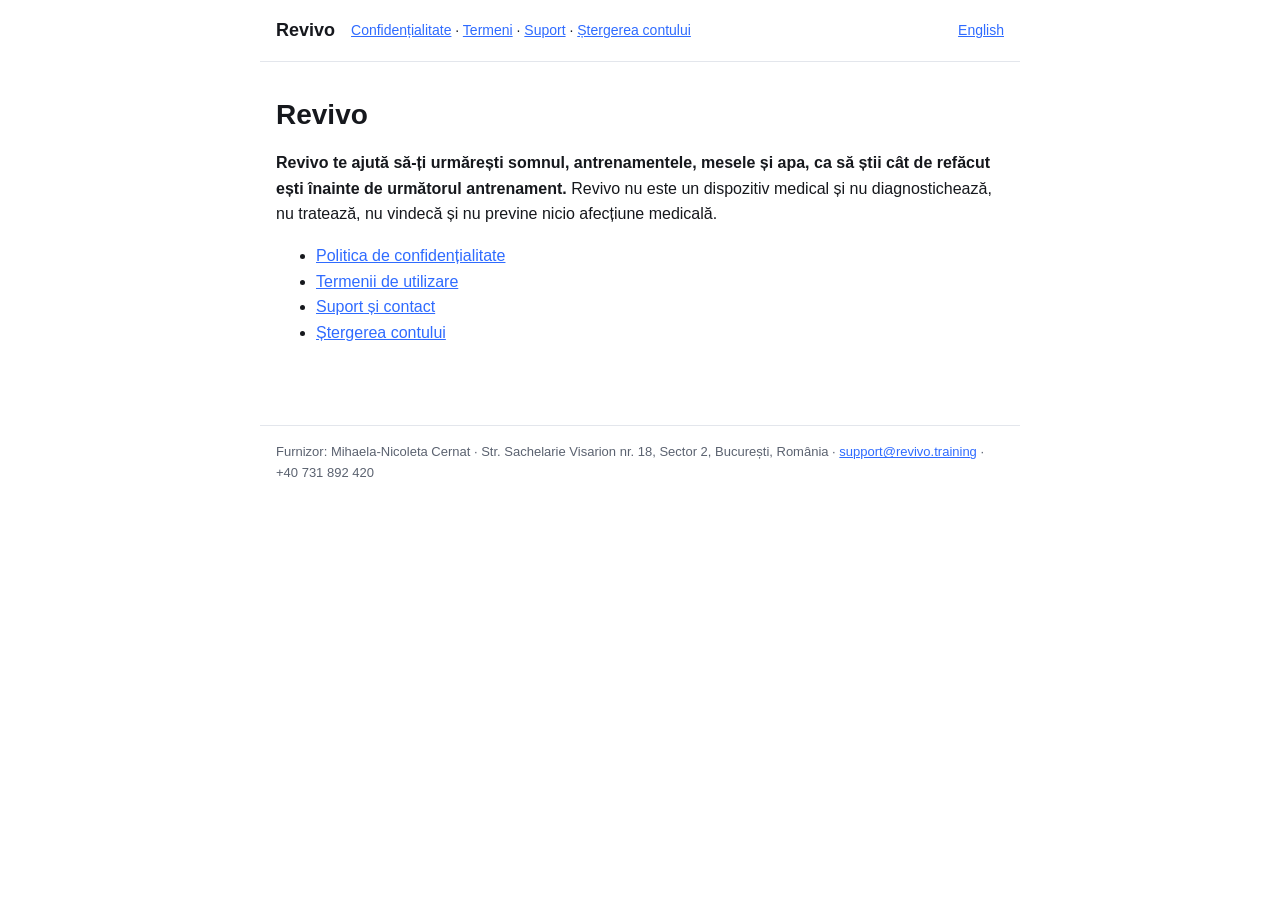
<file: index.html>
<!doctype html>
<html lang="ro">
<head>
<meta charset="utf-8">
<meta name="viewport" content="width=device-width, initial-scale=1">
<title>Revivo</title>
<link rel="stylesheet" href="style.css">
</head>
<body>
<header><a class="brand" href="./">Revivo</a><nav><a href="privacy">Confidențialitate</a> · <a href="terms">Termeni</a> · <a href="support">Suport</a> · <a href="delete-account">Ștergerea contului</a></nav><a class="lang" href="en/">English</a></header>
<main>
<h1>Revivo</h1>
<p><strong>Revivo te ajută să-ți urmărești somnul, antrenamentele, mesele și apa, ca să știi cât de refăcut ești înainte de următorul antrenament.</strong> Revivo nu este un dispozitiv medical și nu diagnostichează, nu tratează, nu vindecă și nu previne nicio afecțiune medicală.</p>
<ul><li>
<a href="privacy">Politica de confidențialitate</a>
</li><li>
<a href="terms">Termenii de utilizare</a>
</li><li>
<a href="support">Suport și contact</a>
</li><li>
<a href="delete-account">Ștergerea contului</a>
</li></ul>
</main>
<footer>Furnizor: Mihaela-Nicoleta Cernat · Str. Sachelarie Visarion nr. 18, Sector 2, București, România · <a href="mailto:support@revivo.training">support@revivo.training</a> · +40 731 892 420</footer>
</body>
</html>
</file>
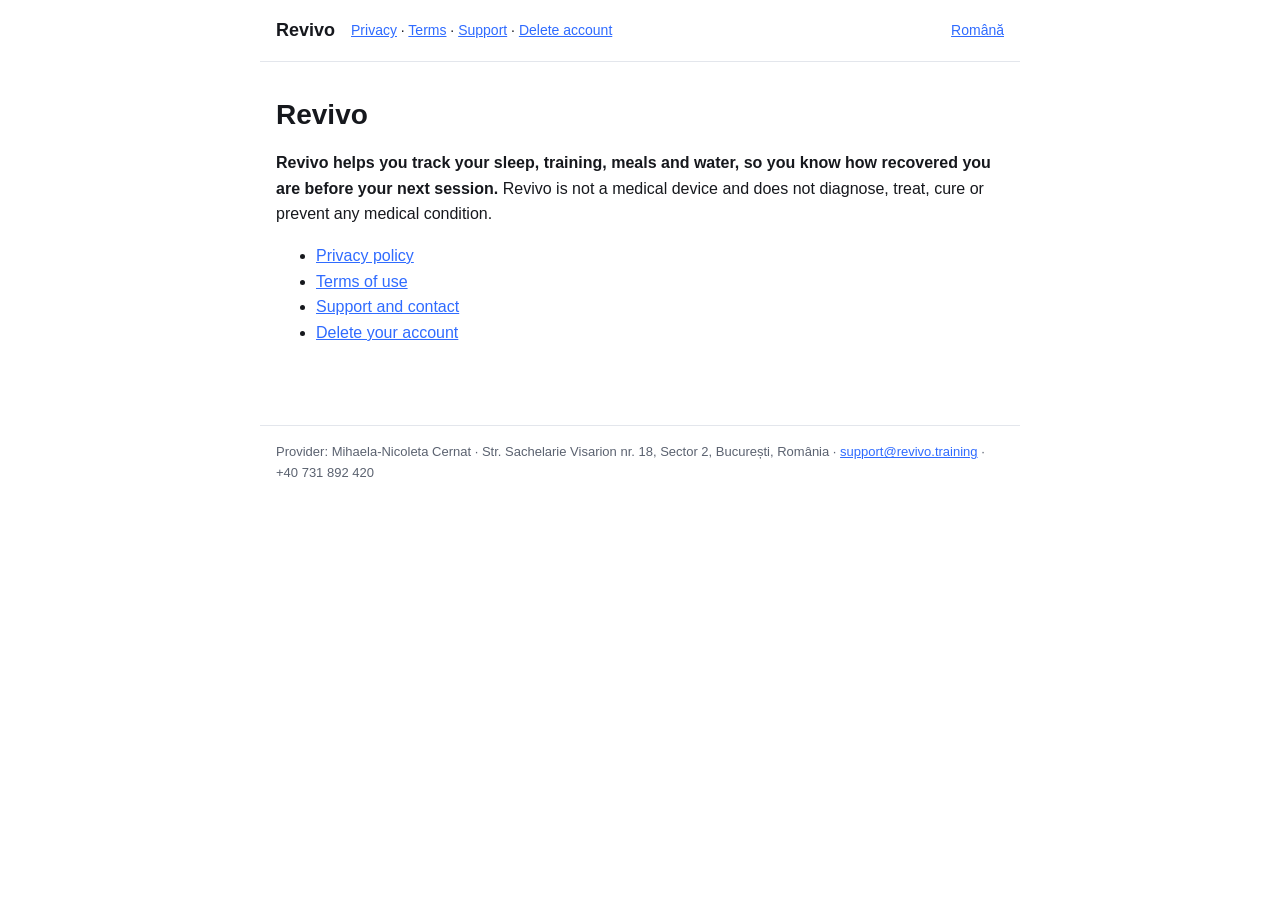
<file: en/index.html>
<!doctype html>
<html lang="en">
<head>
<meta charset="utf-8">
<meta name="viewport" content="width=device-width, initial-scale=1">
<title>Revivo</title>
<link rel="stylesheet" href="../style.css">
</head>
<body>
<header><a class="brand" href="./">Revivo</a><nav><a href="privacy">Privacy</a> · <a href="terms">Terms</a> · <a href="support">Support</a> · <a href="delete-account">Delete account</a></nav><a class="lang" href=".././">Română</a></header>
<main>
<h1>Revivo</h1>
<p><strong>Revivo helps you track your sleep, training, meals and water, so you know how recovered you are before your next session.</strong> Revivo is not a medical device and does not diagnose, treat, cure or prevent any medical condition.</p>
<ul><li>
<a href="privacy">Privacy policy</a>
</li><li>
<a href="terms">Terms of use</a>
</li><li>
<a href="support">Support and contact</a>
</li><li>
<a href="delete-account">Delete your account</a>
</li></ul>
</main>
<footer>Provider: Mihaela-Nicoleta Cernat · Str. Sachelarie Visarion nr. 18, Sector 2, București, România · <a href="mailto:support@revivo.training">support@revivo.training</a> · +40 731 892 420</footer>
</body>
</html>
</file>
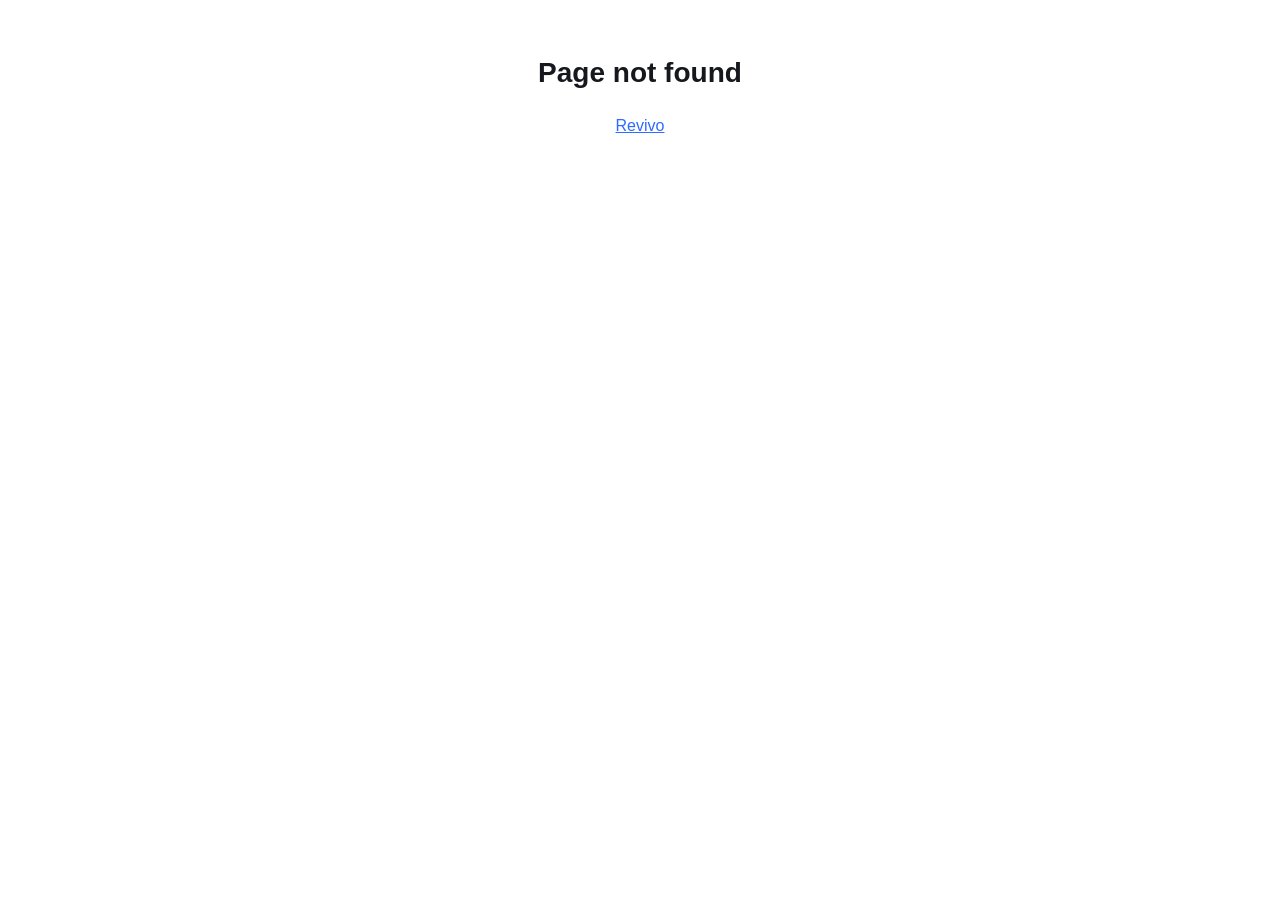
<file: i/index.html>
<!doctype html>
<html lang="en">
<head>
<meta charset="utf-8">
<meta name="viewport" content="width=device-width, initial-scale=1">
<meta name="robots" content="noindex, nofollow">
<meta name="referrer" content="no-referrer">
<title>Revivo</title>
<link rel="stylesheet" href="/style.css">
<style>
  .invite { text-align: center; padding-top: 32px; }
  .invite .code { font: 800 34px/1.2 ui-monospace, SFMono-Regular, Menlo, monospace; letter-spacing: 3px; margin: 8px 0 24px; }
  .invite .btn { display: block; max-width: 340px; margin: 0 auto 12px; padding: 15px 18px; border-radius: 14px;
    font-weight: 700; font-size: 17px; text-decoration: none; background: var(--accent); color: #fff; }
  .invite .btn.ghost { background: transparent; color: var(--accent); border: 1px solid var(--line); }
  .invite .note { color: var(--muted); font-size: 14px; max-width: 360px; margin: 16px auto 0; }
  [hidden] { display: none !important; }
</style>
</head>
<body>
<main class="invite">
  <!-- A friend's QR code or link, revivo.training/i/CODE, opened without the
       app (lib/accreditation/accreditation_logic.dart friendCodeLink). With
       the app installed the phone opens the app instead and this page never
       shows. GitHub Pages serves this file for every address it has no page
       for, so the code is read from the address; anything else is a plain
       "not found". No cookies, nothing loaded from elsewhere. -->
  <section id="invite" hidden>
    <h1 id="title">Add me on Revivo</h1>
    <div class="code" id="code"></div>
    <a class="btn" id="open" href="#">Open Revivo</a>
    <a class="btn ghost" id="play" href="#">Get Revivo on Google Play</a>
    <p class="note" id="note">Once Revivo is installed, it opens on your friend. One tap on Add friend and they get your request.</p>
  </section>
  <section id="missing" hidden>
    <h1 id="missing-title">Page not found</h1>
    <p><a href="/" id="home">Revivo</a></p>
  </section>
</main>
<script>
(function () {
  var ALPHABET = /^[23456789ABCDEFGHJKMNPQRSTUVWXYZ]{6}$/;
  var m = location.pathname.match(/^\/i\/([^/]*)\/?$/i);
  var code = ((m && m[1]) || new URLSearchParams(location.search).get('c') || '').toUpperCase();
  var ro = /^ro\b/i.test(navigator.language || '');
  var text = ro ? {
    title: 'Adaugă-mă pe Revivo', open: 'Deschide Revivo', play: 'Ia Revivo din Google Play',
    note: 'După ce instalezi Revivo, se deschide la prietenul tău. O atingere pe Adaugă la prieteni și primește cererea ta.',
    missing: 'Pagina nu există'
  } : {
    title: 'Add me on Revivo', open: 'Open Revivo', play: 'Get Revivo on Google Play',
    note: 'Once Revivo is installed, it opens on your friend. One tap on Add friend and they get your request.',
    missing: 'Page not found'
  };
  if (ro) document.documentElement.lang = 'ro';
  if (!m && !/^\/i\/?$/i.test(location.pathname) || !ALPHABET.test(code)) {
    document.getElementById('missing-title').textContent = text.missing;
    document.getElementById('missing').hidden = false;
    return;
  }
  // The store carries the code through the install (Play's install
  // referrer, lib/services/friend_links.dart).
  var play = 'https://play.google.com/store/apps/details?id=training.revivo&referrer=' +
      encodeURIComponent('friend=' + code);
  var app = 'revivo://revivo.training/i/' + code;
  var android = /Android/i.test(navigator.userAgent);
  document.title = text.title + ' · Revivo';
  document.getElementById('title').textContent = text.title;
  document.getElementById('code').textContent = 'RV-' + code;
  var open = document.getElementById('open');
  open.textContent = text.open;
  // On Android one button does both: the app if it is there, the store if not.
  open.href = android
      ? 'intent://revivo.training/i/' + code + '#Intent;scheme=revivo;package=training.revivo;S.browser_fallback_url=' +
        encodeURIComponent(play) + ';end'
      : app;
  var store = document.getElementById('play');
  store.textContent = text.play;
  store.href = play;
  document.getElementById('note').textContent = text.note;
  document.getElementById('invite').hidden = false;
})();
</script>
</body>
</html>
</file>
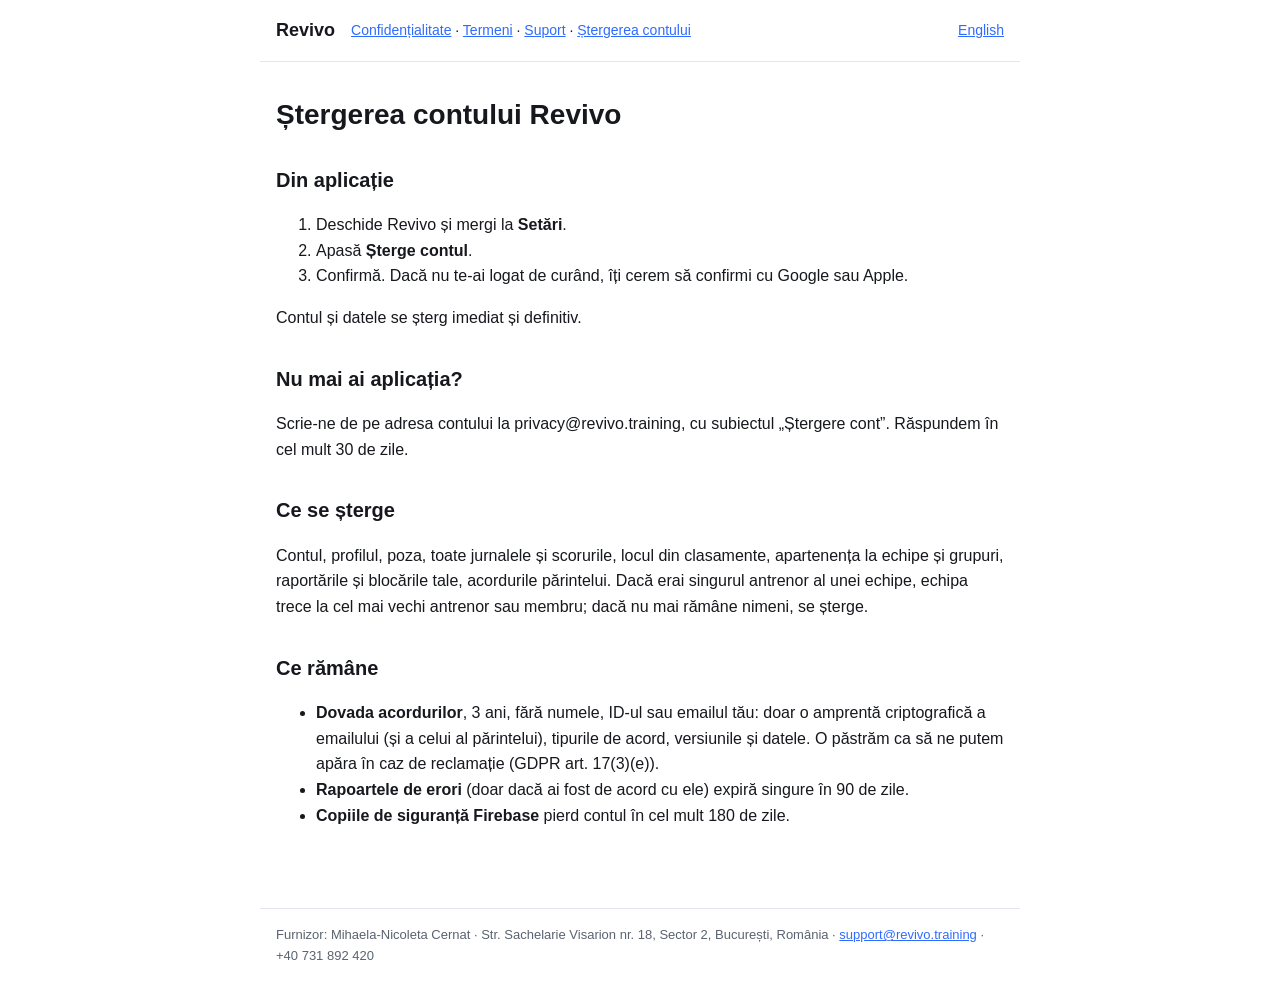
<file: delete-account.html>
<!doctype html>
<html lang="ro">
<head>
<meta charset="utf-8">
<meta name="viewport" content="width=device-width, initial-scale=1">
<title>Ștergerea contului Revivo</title>
<link rel="stylesheet" href="style.css">
</head>
<body>
<header><a class="brand" href="./">Revivo</a><nav><a href="privacy">Confidențialitate</a> · <a href="terms">Termeni</a> · <a href="support">Suport</a> · <a href="delete-account">Ștergerea contului</a></nav><a class="lang" href="en/delete-account">English</a></header>
<main>
<h1>Ștergerea contului Revivo</h1>
<h2>Din aplicație</h2>
<ol><li>
Deschide Revivo și mergi la <strong>Setări</strong>.
</li><li>
Apasă <strong>Șterge contul</strong>.
</li><li>
Confirmă. Dacă nu te-ai logat de curând, îți cerem să confirmi cu Google sau Apple.
</li></ol>
<p>Contul și datele se șterg imediat și definitiv.</p>
<h2>Nu mai ai aplicația?</h2>
<p>Scrie-ne de pe adresa contului la privacy@revivo.training, cu subiectul „Ștergere cont”. Răspundem în cel mult 30 de zile.</p>
<h2>Ce se șterge</h2>
<p>Contul, profilul, poza, toate jurnalele și scorurile, locul din clasamente, apartenența la echipe și grupuri, raportările și blocările tale, acordurile părintelui. Dacă erai singurul antrenor al unei echipe, echipa trece la cel mai vechi antrenor sau membru; dacă nu mai rămâne nimeni, se șterge.</p>
<h2>Ce rămâne</h2>
<ul><li>
<strong>Dovada acordurilor</strong>, 3 ani, fără numele, ID-ul sau emailul tău: doar o amprentă criptografică a emailului (și a celui al părintelui), tipurile de acord, versiunile și datele. O păstrăm ca să ne putem apăra în caz de reclamație (GDPR art. 17(3)(e)).
</li><li>
<strong>Rapoartele de erori</strong> (doar dacă ai fost de acord cu ele) expiră singure în 90 de zile.
</li><li>
<strong>Copiile de siguranță Firebase</strong> pierd contul în cel mult 180 de zile.
</li></ul>
</main>
<footer>Furnizor: Mihaela-Nicoleta Cernat · Str. Sachelarie Visarion nr. 18, Sector 2, București, România · <a href="mailto:support@revivo.training">support@revivo.training</a> · +40 731 892 420</footer>
</body>
</html>
</file>
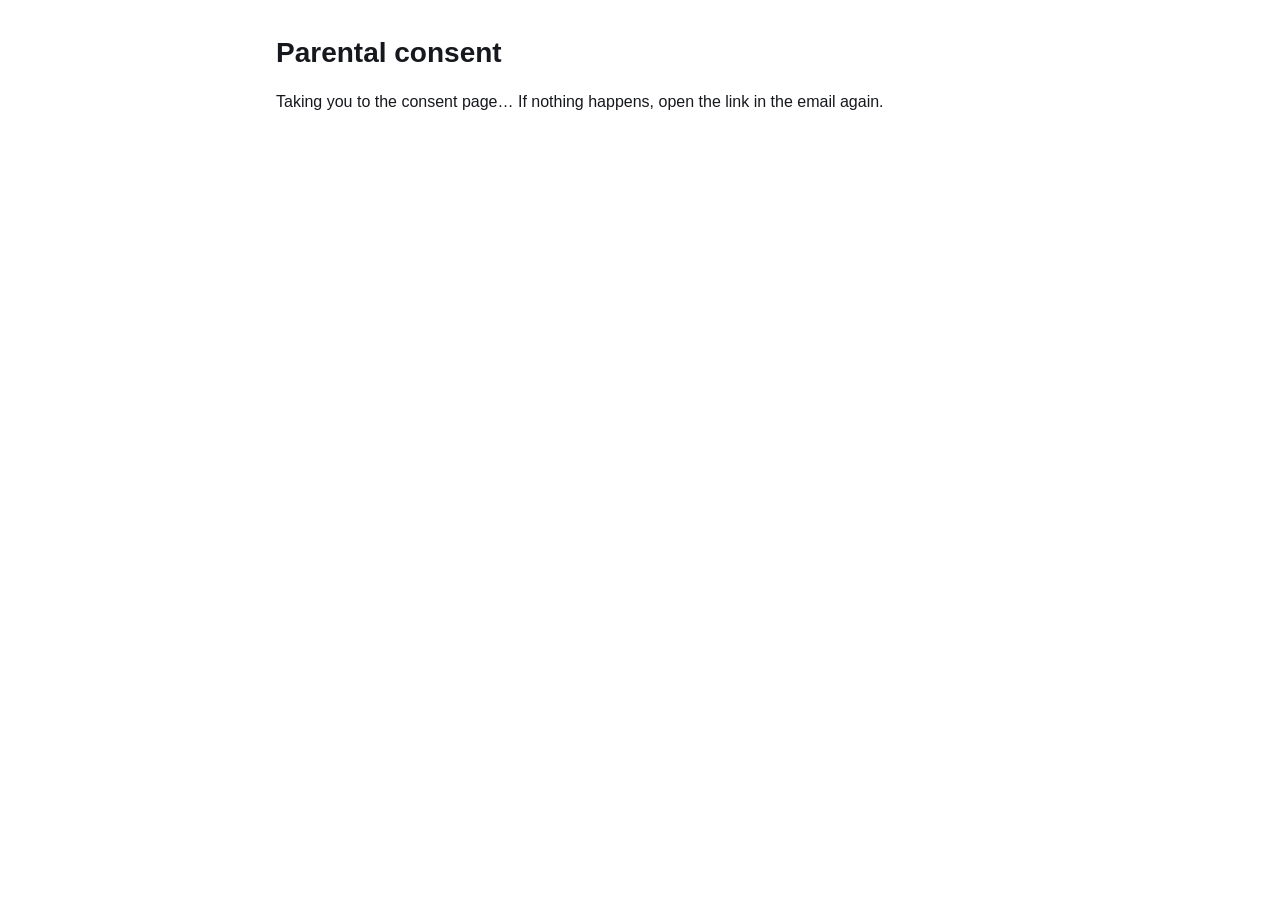
<file: parent.html>
<!doctype html>
<html lang="en">
<head>
<meta charset="utf-8">
<meta name="viewport" content="width=device-width, initial-scale=1">
<meta name="robots" content="noindex, nofollow">
<meta name="referrer" content="no-referrer">
<title>Parental consent · Revivo</title>
<link rel="stylesheet" href="style.css">
</head>
<body>
<main>
<h1>Parental consent</h1>
<p>Taking you to the consent page… If nothing happens, open the link in the email again.</p>
</main>
<script>
  // The email link carries a one-time token; the page itself is served by
  // the parentConsentPage Cloud Function (functions/src/legal.ts).
  var q = location.search;
  if (/[?&][tm]=/.test(q)) location.replace('https://us-central1-revivo-recovery-app.cloudfunctions.net/parentConsentPage' + q);
</script>
</body>
</html>
</file>
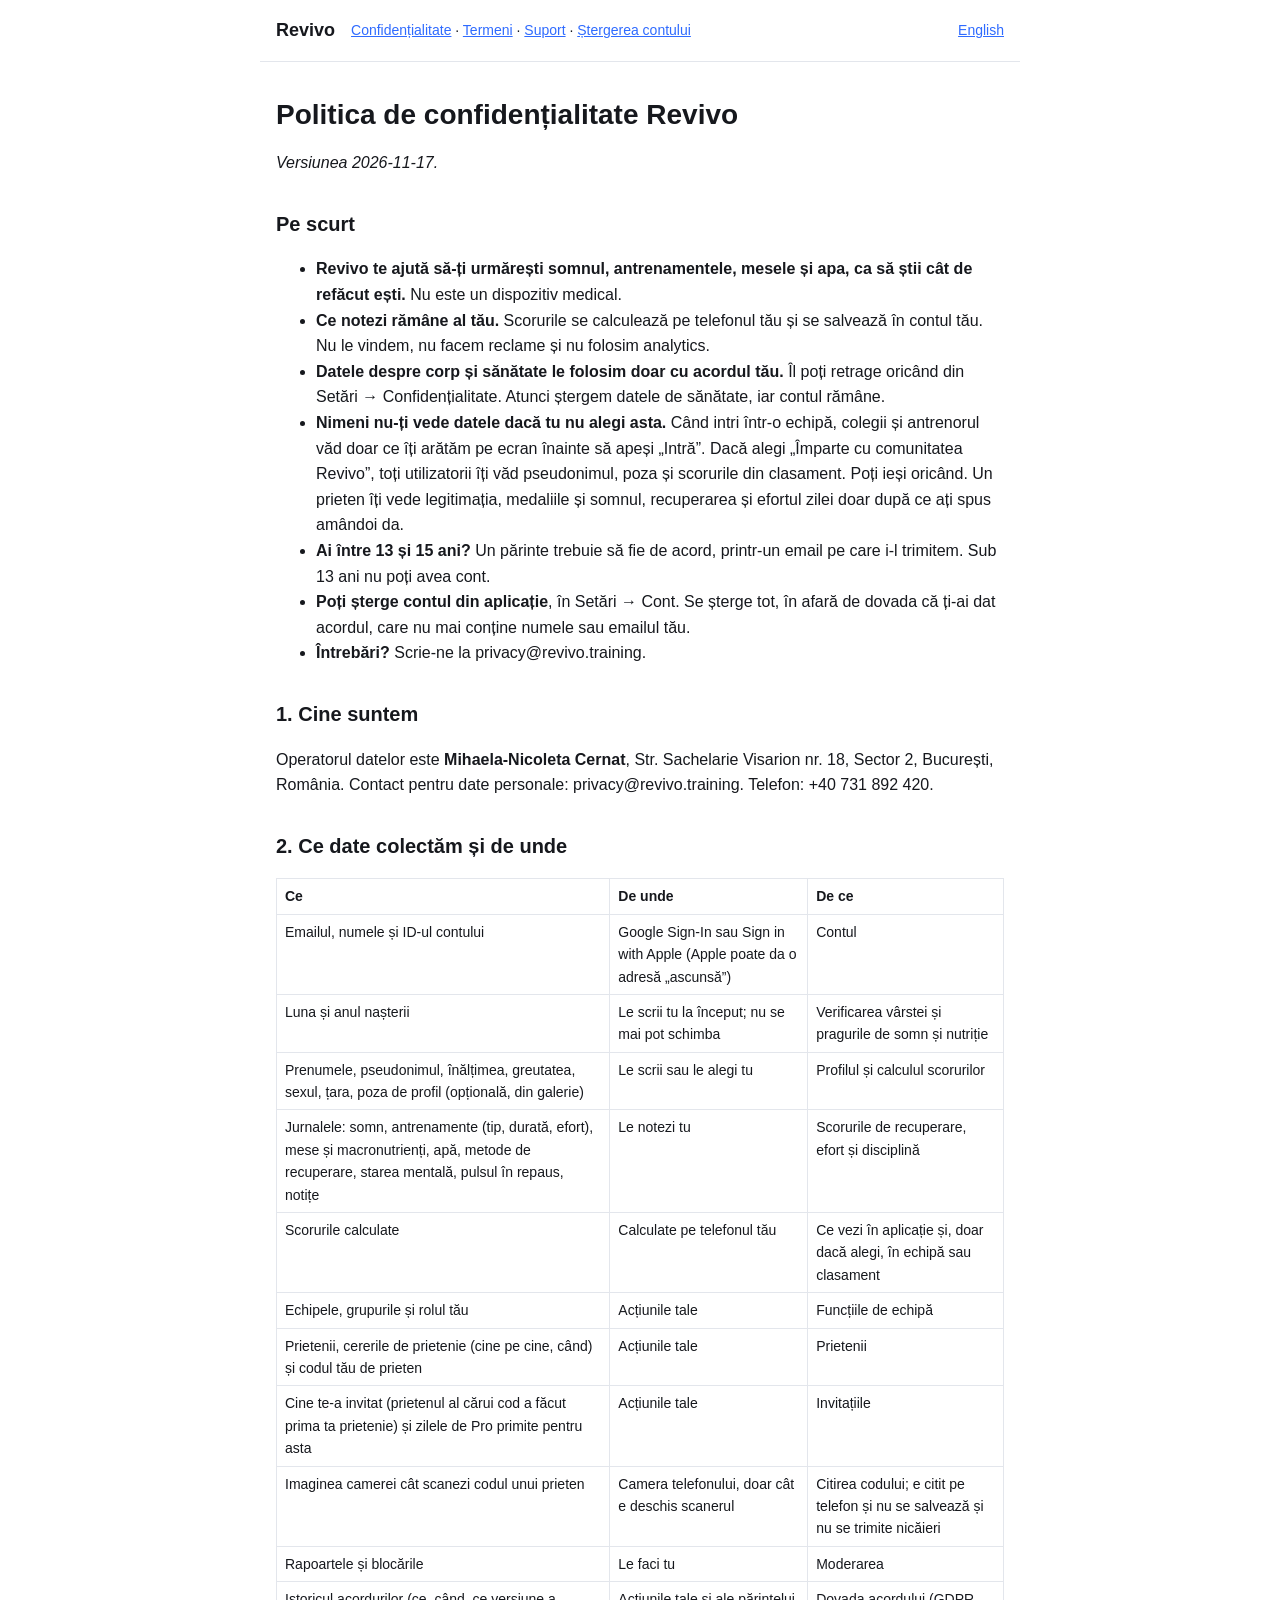
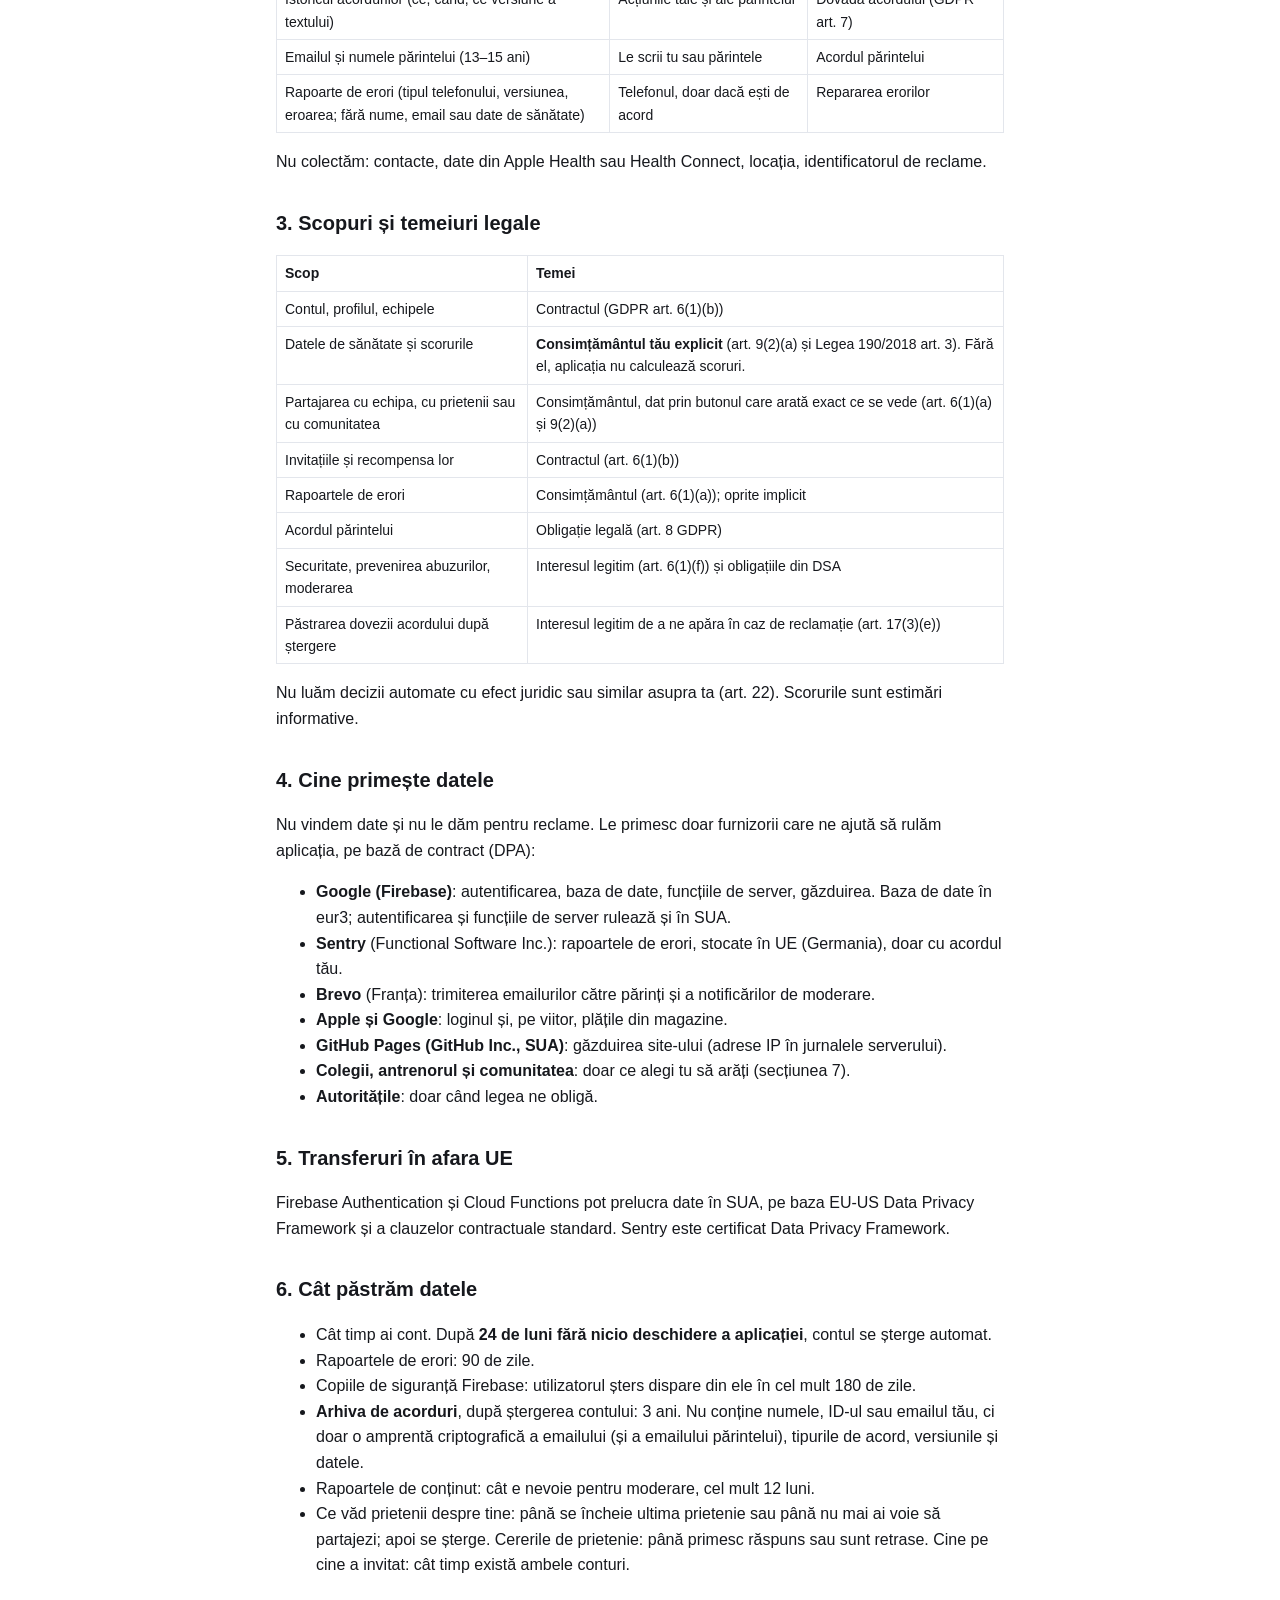
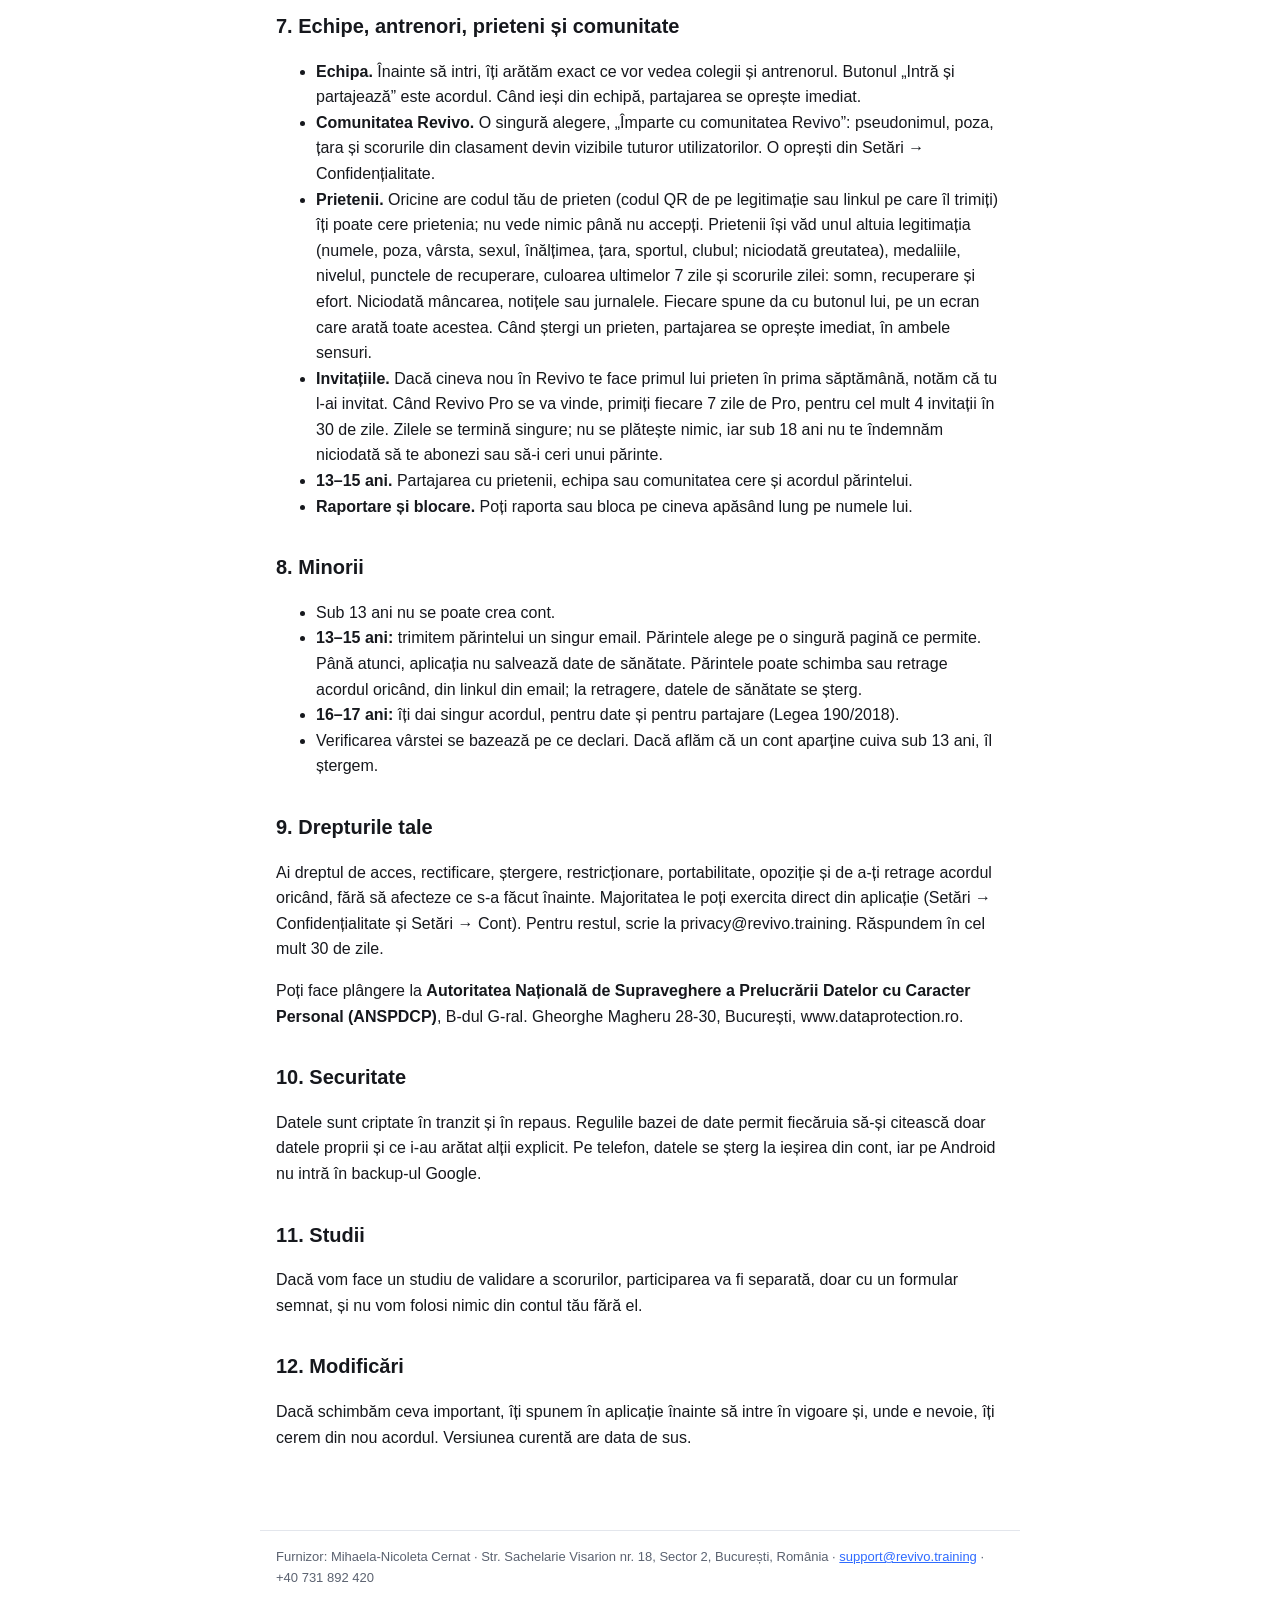
<file: privacy.html>
<!doctype html>
<html lang="ro">
<head>
<meta charset="utf-8">
<meta name="viewport" content="width=device-width, initial-scale=1">
<title>Politica de confidențialitate Revivo</title>
<link rel="stylesheet" href="style.css">
</head>
<body>
<header><a class="brand" href="./">Revivo</a><nav><a href="privacy">Confidențialitate</a> · <a href="terms">Termeni</a> · <a href="support">Suport</a> · <a href="delete-account">Ștergerea contului</a></nav><a class="lang" href="en/privacy">English</a></header>
<main>
<h1>Politica de confidențialitate Revivo</h1>
<p><em>Versiunea 2026-11-17.</em></p>
<h2>Pe scurt</h2>
<ul><li>
<strong>Revivo te ajută să-ți urmărești somnul, antrenamentele, mesele și apa, ca să știi cât de refăcut ești.</strong> Nu este un dispozitiv medical.
</li><li>
<strong>Ce notezi rămâne al tău.</strong> Scorurile se calculează pe telefonul tău și se salvează în contul tău. Nu le vindem, nu facem reclame și nu folosim analytics.
</li><li>
<strong>Datele despre corp și sănătate le folosim doar cu acordul tău.</strong> Îl poți retrage oricând din Setări → Confidențialitate. Atunci ștergem datele de sănătate, iar contul rămâne.
</li><li>
<strong>Nimeni nu-ți vede datele dacă tu nu alegi asta.</strong> Când intri într-o echipă, colegii și antrenorul văd doar ce îți arătăm pe ecran înainte să apeși „Intră”. Dacă alegi „Împarte cu comunitatea Revivo”, toți utilizatorii îți văd pseudonimul, poza și scorurile din clasament. Poți ieși oricând. Un prieten îți vede legitimația, medaliile și somnul, recuperarea și efortul zilei doar după ce ați spus amândoi da.
</li><li>
<strong>Ai între 13 și 15 ani?</strong> Un părinte trebuie să fie de acord, printr-un email pe care i-l trimitem. Sub 13 ani nu poți avea cont.
</li><li>
<strong>Poți șterge contul din aplicație</strong>, în Setări → Cont. Se șterge tot, în afară de dovada că ți-ai dat acordul, care nu mai conține numele sau emailul tău.
</li><li>
<strong>Întrebări?</strong> Scrie-ne la privacy@revivo.training.
</li></ul>
<h2>1. Cine suntem</h2>
<p>Operatorul datelor este <strong>Mihaela-Nicoleta Cernat</strong>, Str. Sachelarie Visarion nr. 18, Sector 2, București, România. Contact pentru date personale: privacy@revivo.training. Telefon: +40 731 892 420.</p>
<h2>2. Ce date colectăm și de unde</h2>
<div class="table"><table><thead><tr><th>Ce</th><th>De unde</th><th>De ce</th></tr></thead><tbody>
<tr><td>Emailul, numele și ID-ul contului</td><td>Google Sign-In sau Sign in with Apple (Apple poate da o adresă „ascunsă”)</td><td>Contul</td></tr>
<tr><td>Luna și anul nașterii</td><td>Le scrii tu la început; nu se mai pot schimba</td><td>Verificarea vârstei și pragurile de somn și nutriție</td></tr>
<tr><td>Prenumele, pseudonimul, înălțimea, greutatea, sexul, țara, poza de profil (opțională, din galerie)</td><td>Le scrii sau le alegi tu</td><td>Profilul și calculul scorurilor</td></tr>
<tr><td>Jurnalele: somn, antrenamente (tip, durată, efort), mese și macronutrienți, apă, metode de recuperare, starea mentală, pulsul în repaus, notițe</td><td>Le notezi tu</td><td>Scorurile de recuperare, efort și disciplină</td></tr>
<tr><td>Scorurile calculate</td><td>Calculate pe telefonul tău</td><td>Ce vezi în aplicație și, doar dacă alegi, în echipă sau clasament</td></tr>
<tr><td>Echipele, grupurile și rolul tău</td><td>Acțiunile tale</td><td>Funcțiile de echipă</td></tr>
<tr><td>Prietenii, cererile de prietenie (cine pe cine, când) și codul tău de prieten</td><td>Acțiunile tale</td><td>Prietenii</td></tr>
<tr><td>Cine te-a invitat (prietenul al cărui cod a făcut prima ta prietenie) și zilele de Pro primite pentru asta</td><td>Acțiunile tale</td><td>Invitațiile</td></tr>
<tr><td>Imaginea camerei cât scanezi codul unui prieten</td><td>Camera telefonului, doar cât e deschis scanerul</td><td>Citirea codului; e citit pe telefon și nu se salvează și nu se trimite nicăieri</td></tr>
<tr><td>Rapoartele și blocările</td><td>Le faci tu</td><td>Moderarea</td></tr>
<tr><td>Istoricul acordurilor (ce, când, ce versiune a textului)</td><td>Acțiunile tale și ale părintelui</td><td>Dovada acordului (GDPR art. 7)</td></tr>
<tr><td>Emailul și numele părintelui (13–15 ani)</td><td>Le scrii tu sau părintele</td><td>Acordul părintelui</td></tr>
<tr><td>Rapoarte de erori (tipul telefonului, versiunea, eroarea; fără nume, email sau date de sănătate)</td><td>Telefonul, doar dacă ești de acord</td><td>Repararea erorilor</td></tr>
</tbody></table></div>
<p>Nu colectăm: contacte, date din Apple Health sau Health Connect, locația, identificatorul de reclame.</p>
<h2>3. Scopuri și temeiuri legale</h2>
<div class="table"><table><thead><tr><th>Scop</th><th>Temei</th></tr></thead><tbody>
<tr><td>Contul, profilul, echipele</td><td>Contractul (GDPR art. 6(1)(b))</td></tr>
<tr><td>Datele de sănătate și scorurile</td><td><strong>Consimțământul tău explicit</strong> (art. 9(2)(a) și Legea 190/2018 art. 3). Fără el, aplicația nu calculează scoruri.</td></tr>
<tr><td>Partajarea cu echipa, cu prietenii sau cu comunitatea</td><td>Consimțământul, dat prin butonul care arată exact ce se vede (art. 6(1)(a) și 9(2)(a))</td></tr>
<tr><td>Invitațiile și recompensa lor</td><td>Contractul (art. 6(1)(b))</td></tr>
<tr><td>Rapoartele de erori</td><td>Consimțământul (art. 6(1)(a)); oprite implicit</td></tr>
<tr><td>Acordul părintelui</td><td>Obligație legală (art. 8 GDPR)</td></tr>
<tr><td>Securitate, prevenirea abuzurilor, moderarea</td><td>Interesul legitim (art. 6(1)(f)) și obligațiile din DSA</td></tr>
<tr><td>Păstrarea dovezii acordului după ștergere</td><td>Interesul legitim de a ne apăra în caz de reclamație (art. 17(3)(e))</td></tr>
</tbody></table></div>
<p>Nu luăm decizii automate cu efect juridic sau similar asupra ta (art. 22). Scorurile sunt estimări informative.</p>
<h2>4. Cine primește datele</h2>
<p>Nu vindem date și nu le dăm pentru reclame. Le primesc doar furnizorii care ne ajută să rulăm aplicația, pe bază de contract (DPA):</p>
<ul><li>
<strong>Google (Firebase)</strong>: autentificarea, baza de date, funcțiile de server, găzduirea. Baza de date în eur3; autentificarea și funcțiile de server rulează și în SUA.
</li><li>
<strong>Sentry</strong> (Functional Software Inc.): rapoartele de erori, stocate în UE (Germania), doar cu acordul tău.
</li><li>
<strong>Brevo</strong> (Franța): trimiterea emailurilor către părinți și a notificărilor de moderare.
</li><li>
<strong>Apple și Google</strong>: loginul și, pe viitor, plățile din magazine.
</li><li>
<strong>GitHub Pages (GitHub Inc., SUA)</strong>: găzduirea site-ului (adrese IP în jurnalele serverului).
</li><li>
<strong>Colegii, antrenorul și comunitatea</strong>: doar ce alegi tu să arăți (secțiunea 7).
</li><li>
<strong>Autoritățile</strong>: doar când legea ne obligă.
</li></ul>
<h2>5. Transferuri în afara UE</h2>
<p>Firebase Authentication și Cloud Functions pot prelucra date în SUA, pe baza EU-US Data Privacy Framework și a clauzelor contractuale standard. Sentry este certificat Data Privacy Framework.</p>
<h2>6. Cât păstrăm datele</h2>
<ul><li>
Cât timp ai cont. După <strong>24 de luni fără nicio deschidere a aplicației</strong>, contul se șterge automat.
</li><li>
Rapoartele de erori: 90 de zile.
</li><li>
Copiile de siguranță Firebase: utilizatorul șters dispare din ele în cel mult 180 de zile.
</li><li>
<strong>Arhiva de acorduri</strong>, după ștergerea contului: 3 ani. Nu conține numele, ID-ul sau emailul tău, ci doar o amprentă criptografică a emailului (și a emailului părintelui), tipurile de acord, versiunile și datele.
</li><li>
Rapoartele de conținut: cât e nevoie pentru moderare, cel mult 12 luni.
</li><li>
Ce văd prietenii despre tine: până se încheie ultima prietenie sau până nu mai ai voie să partajezi; apoi se șterge. Cererile de prietenie: până primesc răspuns sau sunt retrase. Cine pe cine a invitat: cât timp există ambele conturi.
</li></ul>
<h2>7. Echipe, antrenori, prieteni și comunitate</h2>
<ul><li>
<strong>Echipa.</strong> Înainte să intri, îți arătăm exact ce vor vedea colegii și antrenorul. Butonul „Intră și partajează” este acordul. Când ieși din echipă, partajarea se oprește imediat.
</li><li>
<strong>Comunitatea Revivo.</strong> O singură alegere, „Împarte cu comunitatea Revivo”: pseudonimul, poza, țara și scorurile din clasament devin vizibile tuturor utilizatorilor. O oprești din Setări → Confidențialitate.
</li><li>
<strong>Prietenii.</strong> Oricine are codul tău de prieten (codul QR de pe legitimație sau linkul pe care îl trimiți) îți poate cere prietenia; nu vede nimic până nu accepți. Prietenii își văd unul altuia legitimația (numele, poza, vârsta, sexul, înălțimea, țara, sportul, clubul; niciodată greutatea), medaliile, nivelul, punctele de recuperare, culoarea ultimelor 7 zile și scorurile zilei: somn, recuperare și efort. Niciodată mâncarea, notițele sau jurnalele. Fiecare spune da cu butonul lui, pe un ecran care arată toate acestea. Când ștergi un prieten, partajarea se oprește imediat, în ambele sensuri.
</li><li>
<strong>Invitațiile.</strong> Dacă cineva nou în Revivo te face primul lui prieten în prima săptămână, notăm că tu l-ai invitat. Când Revivo Pro se va vinde, primiți fiecare 7 zile de Pro, pentru cel mult 4 invitații în 30 de zile. Zilele se termină singure; nu se plătește nimic, iar sub 18 ani nu te îndemnăm niciodată să te abonezi sau să-i ceri unui părinte.
</li><li>
<strong>13–15 ani.</strong> Partajarea cu prietenii, echipa sau comunitatea cere și acordul părintelui.
</li><li>
<strong>Raportare și blocare.</strong> Poți raporta sau bloca pe cineva apăsând lung pe numele lui.
</li></ul>
<h2>8. Minorii</h2>
<ul><li>
Sub 13 ani nu se poate crea cont.
</li><li>
<strong>13–15 ani:</strong> trimitem părintelui un singur email. Părintele alege pe o singură pagină ce permite. Până atunci, aplicația nu salvează date de sănătate. Părintele poate schimba sau retrage acordul oricând, din linkul din email; la retragere, datele de sănătate se șterg.
</li><li>
<strong>16–17 ani:</strong> îți dai singur acordul, pentru date și pentru partajare (Legea 190/2018).
</li><li>
Verificarea vârstei se bazează pe ce declari. Dacă aflăm că un cont aparține cuiva sub 13 ani, îl ștergem.
</li></ul>
<h2>9. Drepturile tale</h2>
<p>Ai dreptul de acces, rectificare, ștergere, restricționare, portabilitate, opoziție și de a-ți retrage acordul oricând, fără să afecteze ce s-a făcut înainte. Majoritatea le poți exercita direct din aplicație (Setări → Confidențialitate și Setări → Cont). Pentru restul, scrie la privacy@revivo.training. Răspundem în cel mult 30 de zile.</p>
<p>Poți face plângere la <strong>Autoritatea Națională de Supraveghere a Prelucrării Datelor cu Caracter Personal (ANSPDCP)</strong>, B-dul G-ral. Gheorghe Magheru 28-30, București, www.dataprotection.ro.</p>
<h2>10. Securitate</h2>
<p>Datele sunt criptate în tranzit și în repaus. Regulile bazei de date permit fiecăruia să-și citească doar datele proprii și ce i-au arătat alții explicit. Pe telefon, datele se șterg la ieșirea din cont, iar pe Android nu intră în backup-ul Google.</p>
<h2>11. Studii</h2>
<p>Dacă vom face un studiu de validare a scorurilor, participarea va fi separată, doar cu un formular semnat, și nu vom folosi nimic din contul tău fără el.</p>
<h2>12. Modificări</h2>
<p>Dacă schimbăm ceva important, îți spunem în aplicație înainte să intre în vigoare și, unde e nevoie, îți cerem din nou acordul. Versiunea curentă are data de sus.</p>
</main>
<footer>Furnizor: Mihaela-Nicoleta Cernat · Str. Sachelarie Visarion nr. 18, Sector 2, București, România · <a href="mailto:support@revivo.training">support@revivo.training</a> · +40 731 892 420</footer>
</body>
</html>
</file>
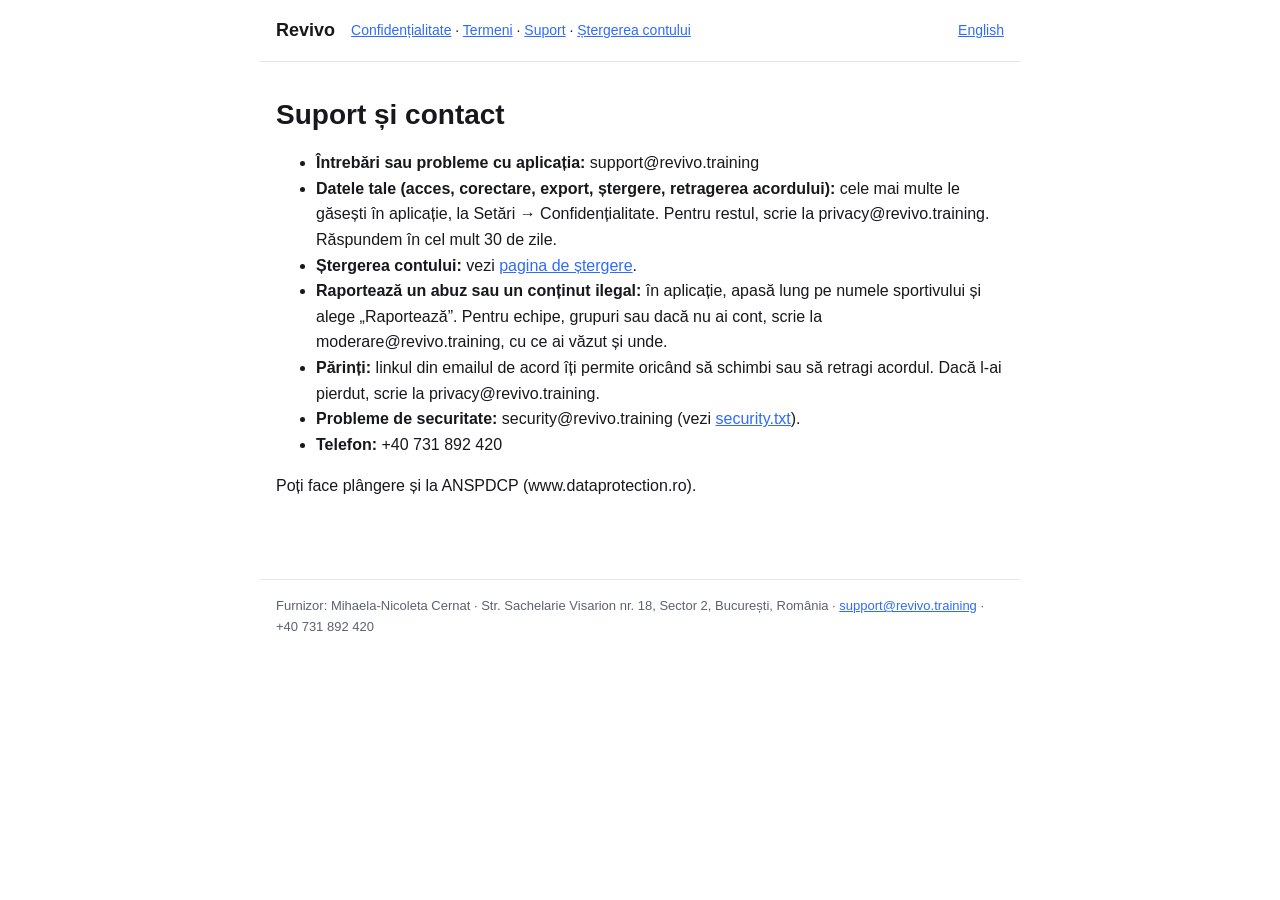
<file: support.html>
<!doctype html>
<html lang="ro">
<head>
<meta charset="utf-8">
<meta name="viewport" content="width=device-width, initial-scale=1">
<title>Suport și contact</title>
<link rel="stylesheet" href="style.css">
</head>
<body>
<header><a class="brand" href="./">Revivo</a><nav><a href="privacy">Confidențialitate</a> · <a href="terms">Termeni</a> · <a href="support">Suport</a> · <a href="delete-account">Ștergerea contului</a></nav><a class="lang" href="en/support">English</a></header>
<main>
<h1>Suport și contact</h1>
<ul><li>
<strong>Întrebări sau probleme cu aplicația:</strong> support@revivo.training
</li><li>
<strong>Datele tale (acces, corectare, export, ștergere, retragerea acordului):</strong> cele mai multe le găsești în aplicație, la Setări → Confidențialitate. Pentru restul, scrie la privacy@revivo.training. Răspundem în cel mult 30 de zile.
</li><li>
<strong>Ștergerea contului:</strong> vezi <a href="delete-account">pagina de ștergere</a>.
</li><li>
<strong>Raportează un abuz sau un conținut ilegal:</strong> în aplicație, apasă lung pe numele sportivului și alege „Raportează”. Pentru echipe, grupuri sau dacă nu ai cont, scrie la moderare@revivo.training, cu ce ai văzut și unde.
</li><li>
<strong>Părinți:</strong> linkul din emailul de acord îți permite oricând să schimbi sau să retragi acordul. Dacă l-ai pierdut, scrie la privacy@revivo.training.
</li><li>
<strong>Probleme de securitate:</strong> security@revivo.training (vezi <a href="/.well-known/security.txt">security.txt</a>).
</li><li>
<strong>Telefon:</strong> +40 731 892 420
</li></ul>
<p>Poți face plângere și la ANSPDCP (www.dataprotection.ro).</p>
</main>
<footer>Furnizor: Mihaela-Nicoleta Cernat · Str. Sachelarie Visarion nr. 18, Sector 2, București, România · <a href="mailto:support@revivo.training">support@revivo.training</a> · +40 731 892 420</footer>
</body>
</html>
</file>
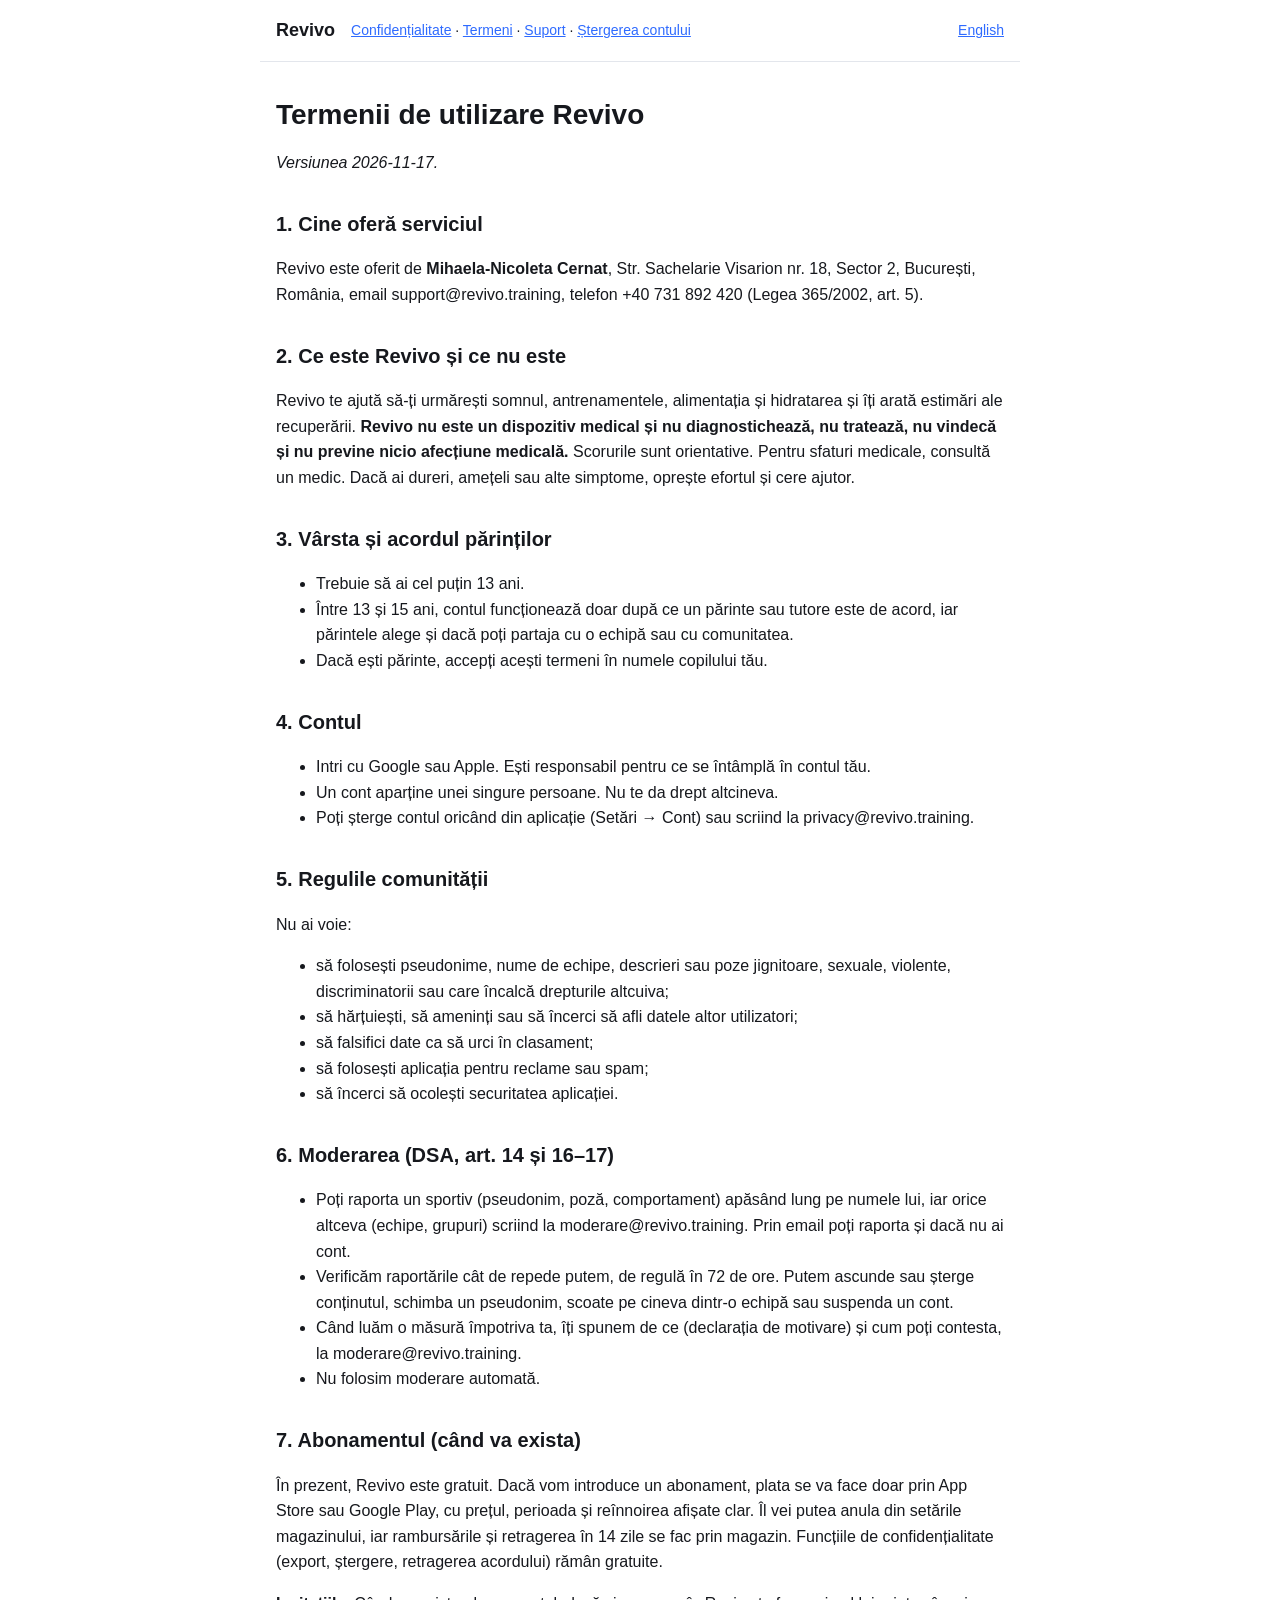
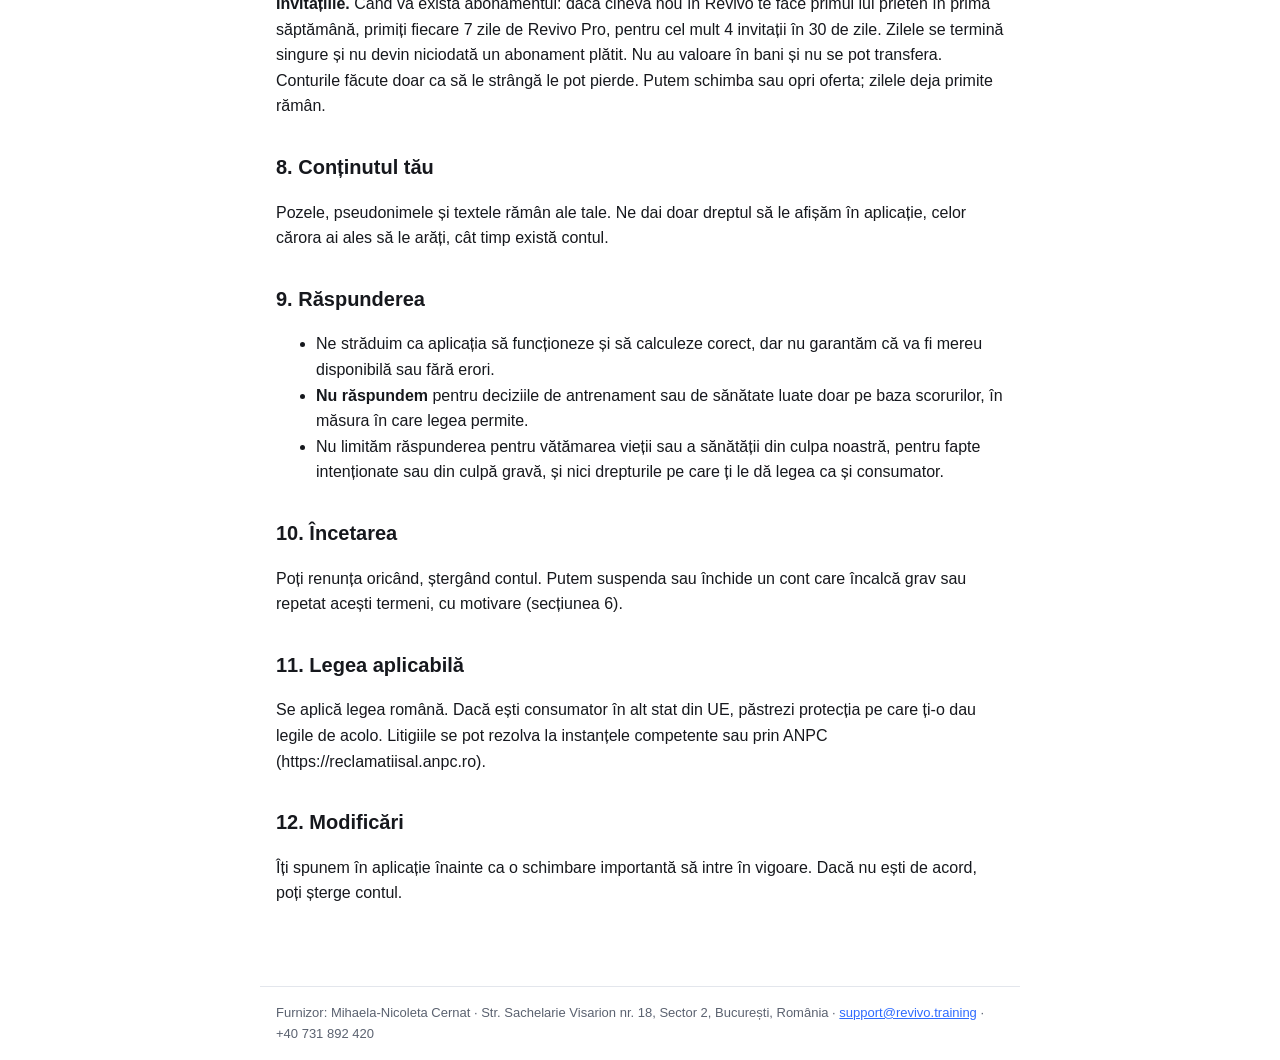
<file: terms.html>
<!doctype html>
<html lang="ro">
<head>
<meta charset="utf-8">
<meta name="viewport" content="width=device-width, initial-scale=1">
<title>Termenii de utilizare Revivo</title>
<link rel="stylesheet" href="style.css">
</head>
<body>
<header><a class="brand" href="./">Revivo</a><nav><a href="privacy">Confidențialitate</a> · <a href="terms">Termeni</a> · <a href="support">Suport</a> · <a href="delete-account">Ștergerea contului</a></nav><a class="lang" href="en/terms">English</a></header>
<main>
<h1>Termenii de utilizare Revivo</h1>
<p><em>Versiunea 2026-11-17.</em></p>
<h2>1. Cine oferă serviciul</h2>
<p>Revivo este oferit de <strong>Mihaela-Nicoleta Cernat</strong>, Str. Sachelarie Visarion nr. 18, Sector 2, București, România, email support@revivo.training, telefon +40 731 892 420 (Legea 365/2002, art. 5).</p>
<h2>2. Ce este Revivo și ce nu este</h2>
<p>Revivo te ajută să-ți urmărești somnul, antrenamentele, alimentația și hidratarea și îți arată estimări ale recuperării. <strong>Revivo nu este un dispozitiv medical și nu diagnostichează, nu tratează, nu vindecă și nu previne nicio afecțiune medicală.</strong> Scorurile sunt orientative. Pentru sfaturi medicale, consultă un medic. Dacă ai dureri, amețeli sau alte simptome, oprește efortul și cere ajutor.</p>
<h2>3. Vârsta și acordul părinților</h2>
<ul><li>
Trebuie să ai cel puțin 13 ani.
</li><li>
Între 13 și 15 ani, contul funcționează doar după ce un părinte sau tutore este de acord, iar părintele alege și dacă poți partaja cu o echipă sau cu comunitatea.
</li><li>
Dacă ești părinte, accepți acești termeni în numele copilului tău.
</li></ul>
<h2>4. Contul</h2>
<ul><li>
Intri cu Google sau Apple. Ești responsabil pentru ce se întâmplă în contul tău.
</li><li>
Un cont aparține unei singure persoane. Nu te da drept altcineva.
</li><li>
Poți șterge contul oricând din aplicație (Setări → Cont) sau scriind la privacy@revivo.training.
</li></ul>
<h2>5. Regulile comunității</h2>
<p>Nu ai voie:</p>
<ul><li>
să folosești pseudonime, nume de echipe, descrieri sau poze jignitoare, sexuale, violente, discriminatorii sau care încalcă drepturile altcuiva;
</li><li>
să hărțuiești, să ameninți sau să încerci să afli datele altor utilizatori;
</li><li>
să falsifici date ca să urci în clasament;
</li><li>
să folosești aplicația pentru reclame sau spam;
</li><li>
să încerci să ocolești securitatea aplicației.
</li></ul>
<h2>6. Moderarea (DSA, art. 14 și 16–17)</h2>
<ul><li>
Poți raporta un sportiv (pseudonim, poză, comportament) apăsând lung pe numele lui, iar orice altceva (echipe, grupuri) scriind la moderare@revivo.training. Prin email poți raporta și dacă nu ai cont.
</li><li>
Verificăm raportările cât de repede putem, de regulă în 72 de ore. Putem ascunde sau șterge conținutul, schimba un pseudonim, scoate pe cineva dintr-o echipă sau suspenda un cont.
</li><li>
Când luăm o măsură împotriva ta, îți spunem de ce (declarația de motivare) și cum poți contesta, la moderare@revivo.training.
</li><li>
Nu folosim moderare automată.
</li></ul>
<h2>7. Abonamentul (când va exista)</h2>
<p>În prezent, Revivo este gratuit. Dacă vom introduce un abonament, plata se va face doar prin App Store sau Google Play, cu prețul, perioada și reînnoirea afișate clar. Îl vei putea anula din setările magazinului, iar rambursările și retragerea în 14 zile se fac prin magazin. Funcțiile de confidențialitate (export, ștergere, retragerea acordului) rămân gratuite.</p>
<p><strong>Invitațiile.</strong> Când va exista abonamentul: dacă cineva nou în Revivo te face primul lui prieten în prima săptămână, primiți fiecare 7 zile de Revivo Pro, pentru cel mult 4 invitații în 30 de zile. Zilele se termină singure și nu devin niciodată un abonament plătit. Nu au valoare în bani și nu se pot transfera. Conturile făcute doar ca să le strângă le pot pierde. Putem schimba sau opri oferta; zilele deja primite rămân.</p>
<h2>8. Conținutul tău</h2>
<p>Pozele, pseudonimele și textele rămân ale tale. Ne dai doar dreptul să le afișăm în aplicație, celor cărora ai ales să le arăți, cât timp există contul.</p>
<h2>9. Răspunderea</h2>
<ul><li>
Ne străduim ca aplicația să funcționeze și să calculeze corect, dar nu garantăm că va fi mereu disponibilă sau fără erori.
</li><li>
<strong>Nu răspundem</strong> pentru deciziile de antrenament sau de sănătate luate doar pe baza scorurilor, în măsura în care legea permite.
</li><li>
Nu limităm răspunderea pentru vătămarea vieții sau a sănătății din culpa noastră, pentru fapte intenționate sau din culpă gravă, și nici drepturile pe care ți le dă legea ca și consumator.
</li></ul>
<h2>10. Încetarea</h2>
<p>Poți renunța oricând, ștergând contul. Putem suspenda sau închide un cont care încalcă grav sau repetat acești termeni, cu motivare (secțiunea 6).</p>
<h2>11. Legea aplicabilă</h2>
<p>Se aplică legea română. Dacă ești consumator în alt stat din UE, păstrezi protecția pe care ți-o dau legile de acolo. Litigiile se pot rezolva la instanțele competente sau prin ANPC (https://reclamatiisal.anpc.ro).</p>
<h2>12. Modificări</h2>
<p>Îți spunem în aplicație înainte ca o schimbare importantă să intre în vigoare. Dacă nu ești de acord, poți șterge contul.</p>
</main>
<footer>Furnizor: Mihaela-Nicoleta Cernat · Str. Sachelarie Visarion nr. 18, Sector 2, București, România · <a href="mailto:support@revivo.training">support@revivo.training</a> · +40 731 892 420</footer>
</body>
</html>
</file>
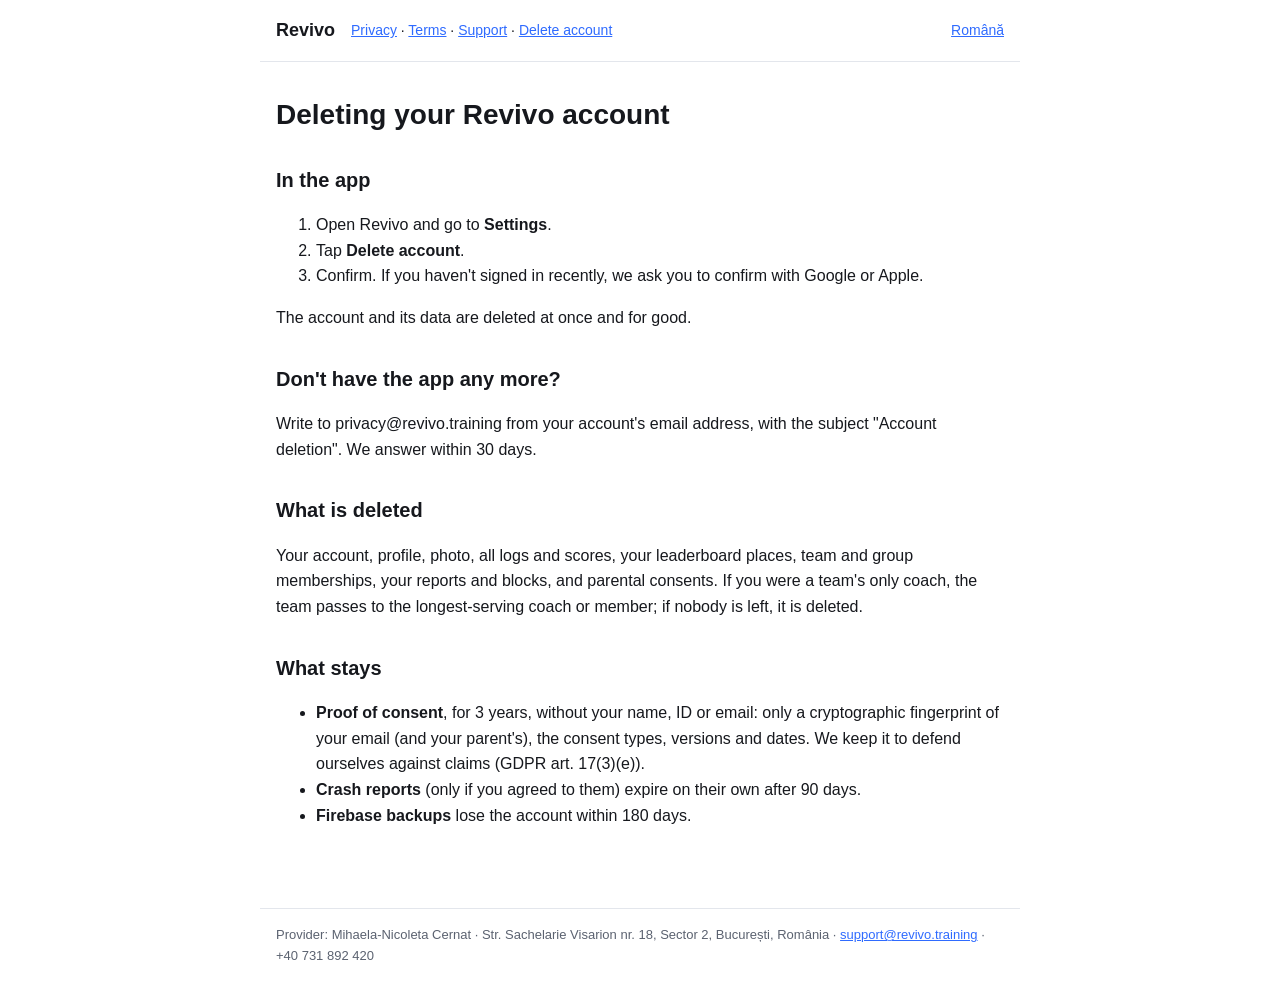
<file: en/delete-account.html>
<!doctype html>
<html lang="en">
<head>
<meta charset="utf-8">
<meta name="viewport" content="width=device-width, initial-scale=1">
<title>Deleting your Revivo account</title>
<link rel="stylesheet" href="../style.css">
</head>
<body>
<header><a class="brand" href="./">Revivo</a><nav><a href="privacy">Privacy</a> · <a href="terms">Terms</a> · <a href="support">Support</a> · <a href="delete-account">Delete account</a></nav><a class="lang" href="../delete-account">Română</a></header>
<main>
<h1>Deleting your Revivo account</h1>
<h2>In the app</h2>
<ol><li>
Open Revivo and go to <strong>Settings</strong>.
</li><li>
Tap <strong>Delete account</strong>.
</li><li>
Confirm. If you haven't signed in recently, we ask you to confirm with Google or Apple.
</li></ol>
<p>The account and its data are deleted at once and for good.</p>
<h2>Don't have the app any more?</h2>
<p>Write to privacy@revivo.training from your account's email address, with the subject "Account deletion". We answer within 30 days.</p>
<h2>What is deleted</h2>
<p>Your account, profile, photo, all logs and scores, your leaderboard places, team and group memberships, your reports and blocks, and parental consents. If you were a team's only coach, the team passes to the longest-serving coach or member; if nobody is left, it is deleted.</p>
<h2>What stays</h2>
<ul><li>
<strong>Proof of consent</strong>, for 3 years, without your name, ID or email: only a cryptographic fingerprint of your email (and your parent's), the consent types, versions and dates. We keep it to defend ourselves against claims (GDPR art. 17(3)(e)).
</li><li>
<strong>Crash reports</strong> (only if you agreed to them) expire on their own after 90 days.
</li><li>
<strong>Firebase backups</strong> lose the account within 180 days.
</li></ul>
</main>
<footer>Provider: Mihaela-Nicoleta Cernat · Str. Sachelarie Visarion nr. 18, Sector 2, București, România · <a href="mailto:support@revivo.training">support@revivo.training</a> · +40 731 892 420</footer>
</body>
</html>
</file>
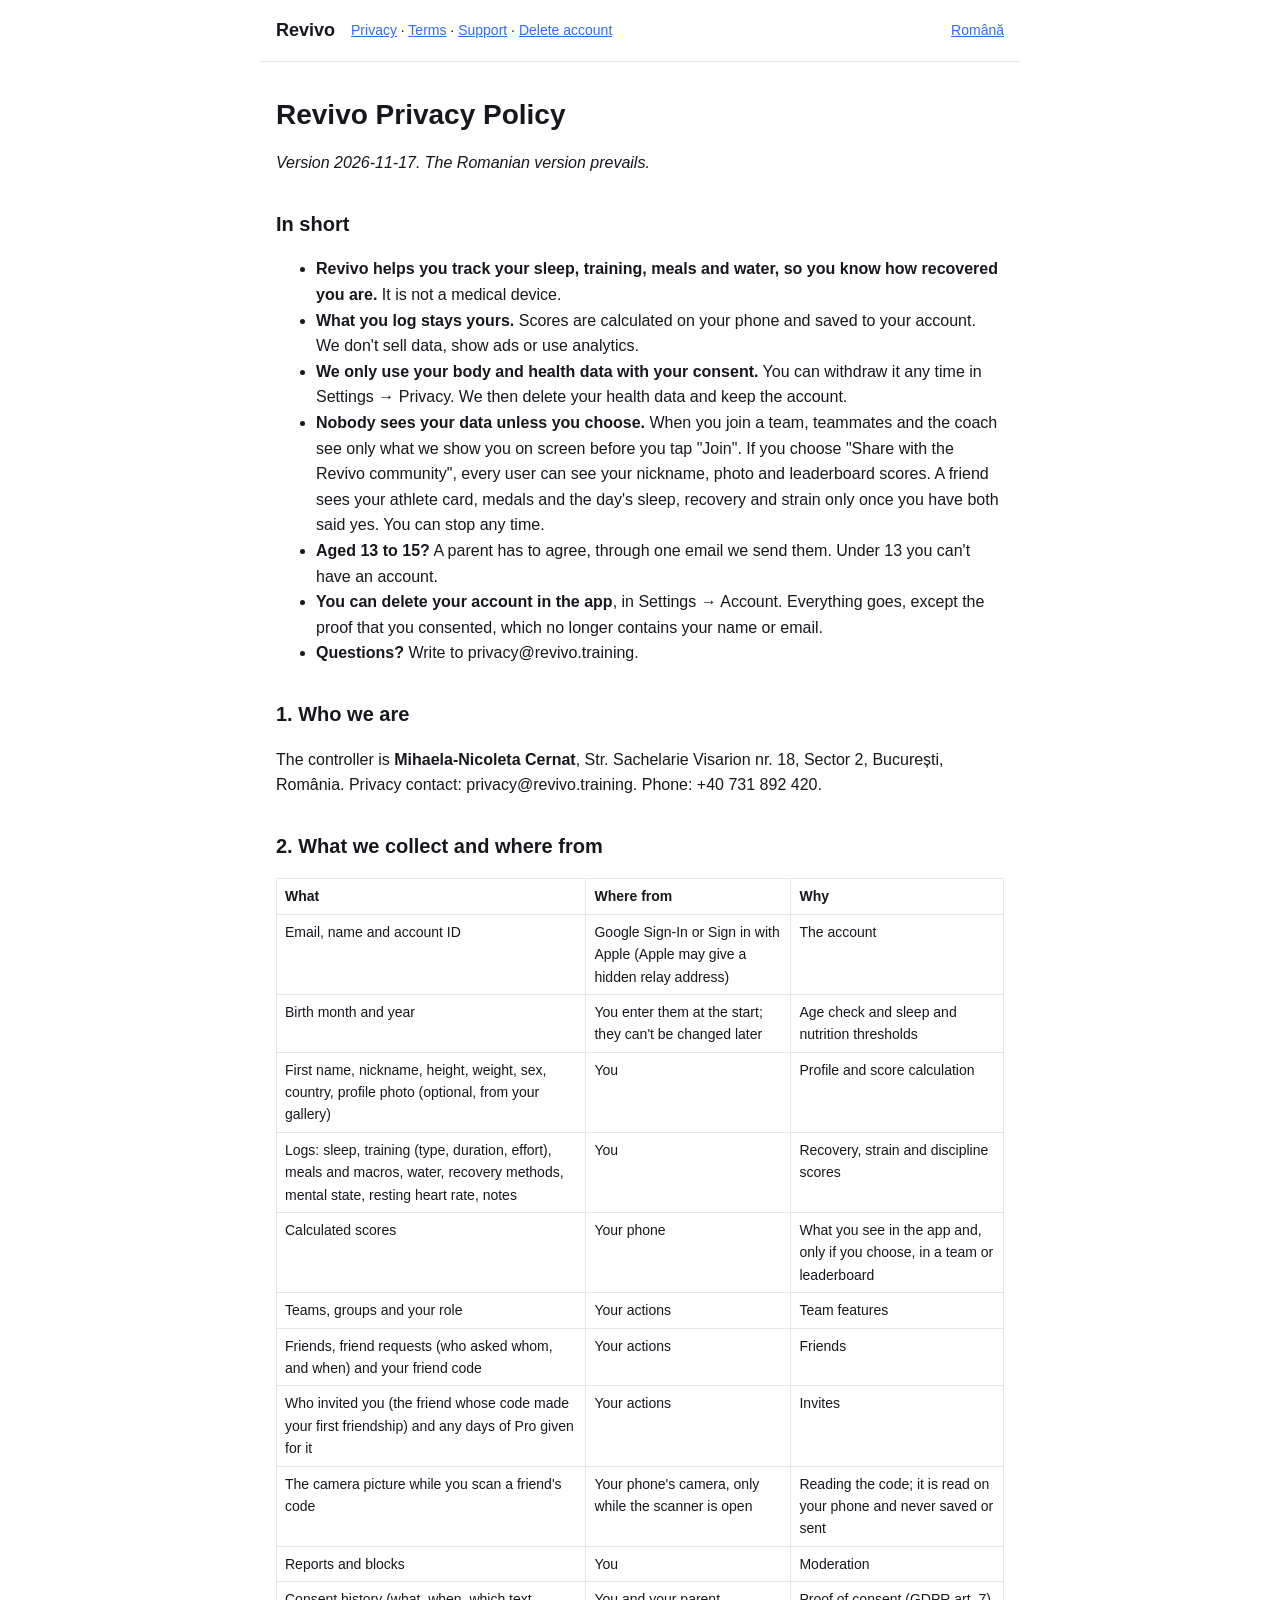
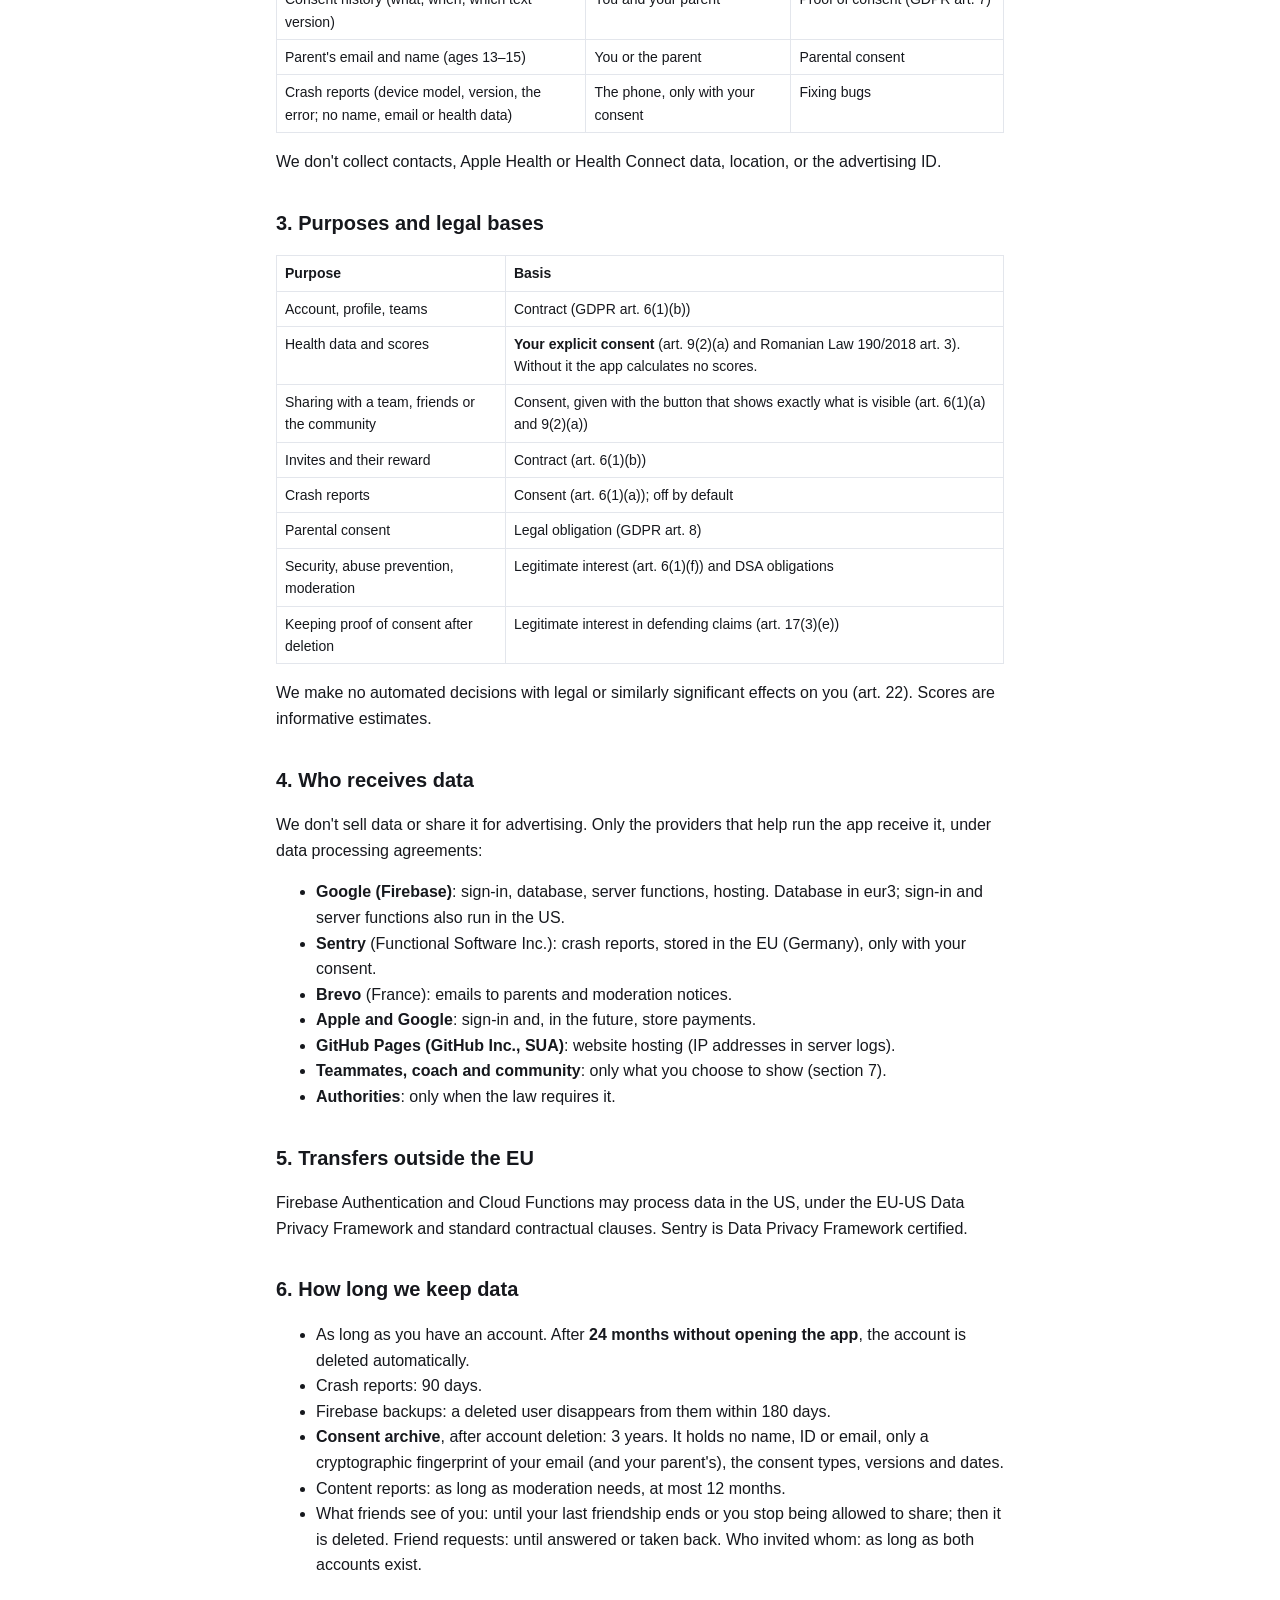
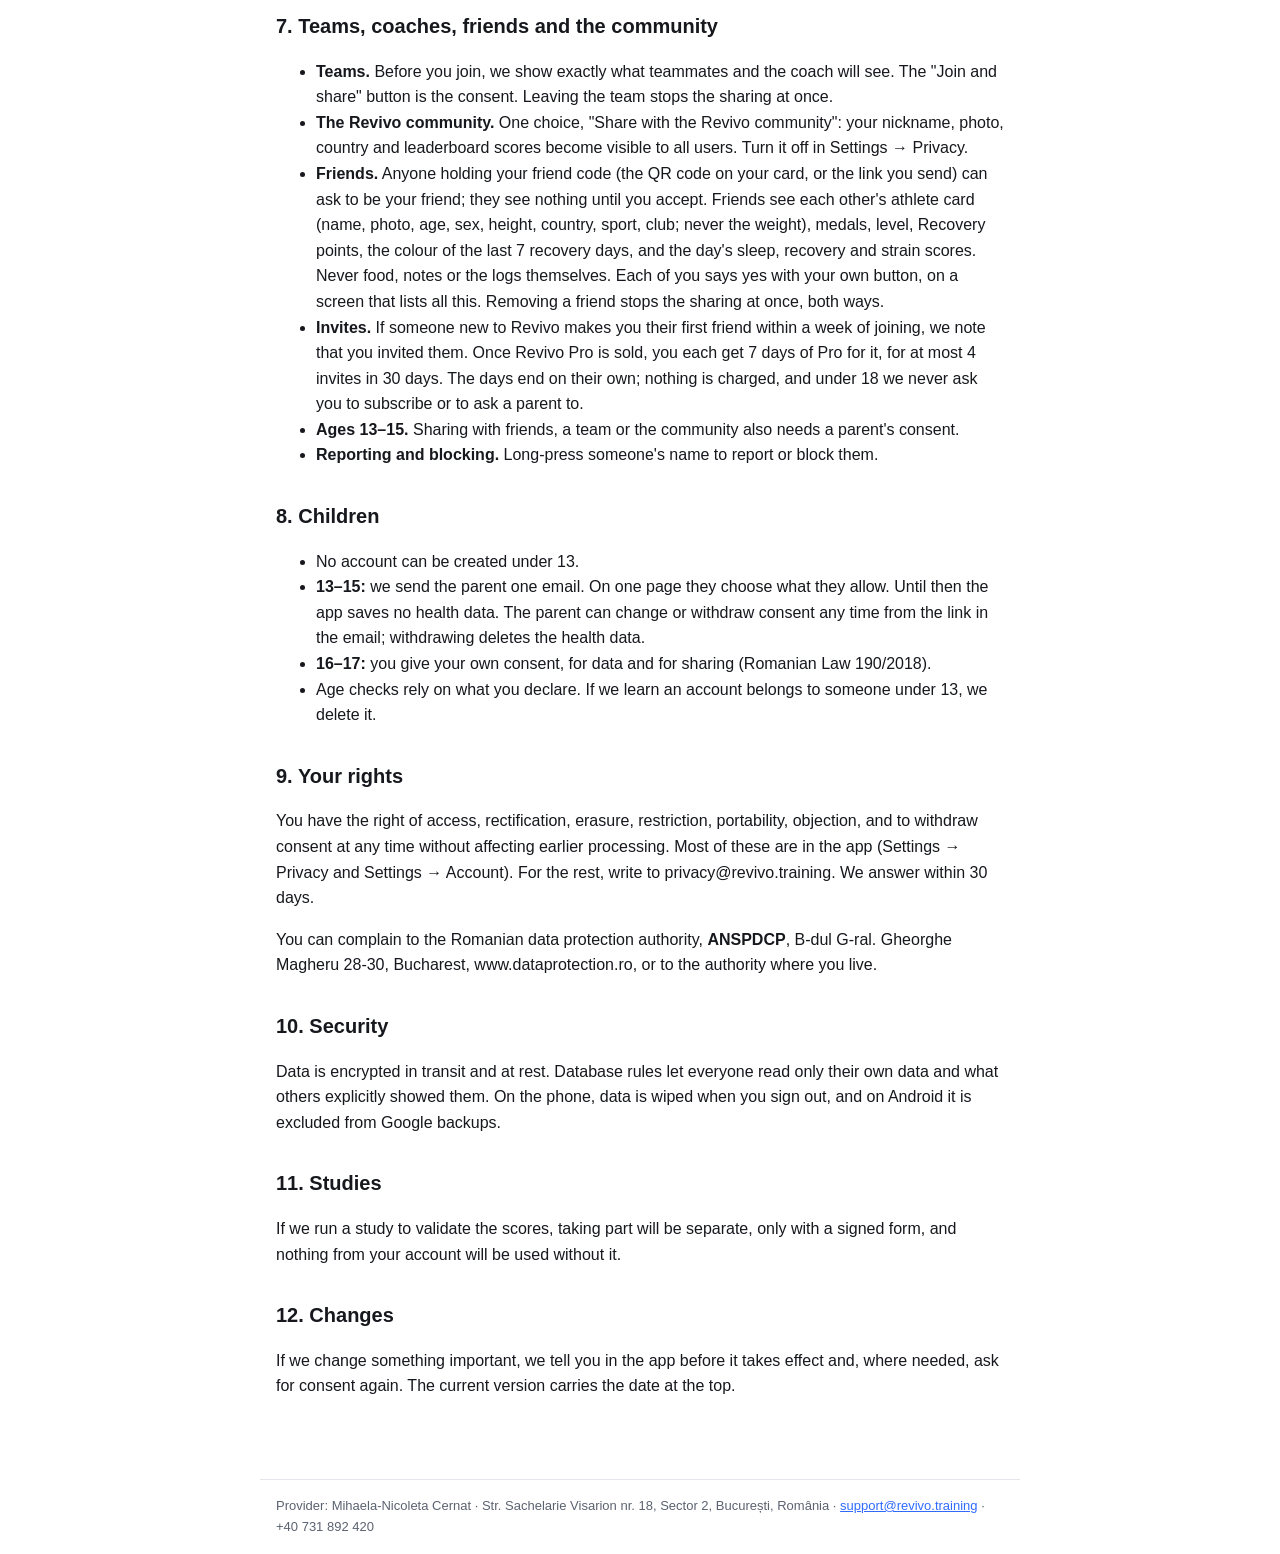
<file: en/privacy.html>
<!doctype html>
<html lang="en">
<head>
<meta charset="utf-8">
<meta name="viewport" content="width=device-width, initial-scale=1">
<title>Revivo Privacy Policy</title>
<link rel="stylesheet" href="../style.css">
</head>
<body>
<header><a class="brand" href="./">Revivo</a><nav><a href="privacy">Privacy</a> · <a href="terms">Terms</a> · <a href="support">Support</a> · <a href="delete-account">Delete account</a></nav><a class="lang" href="../privacy">Română</a></header>
<main>
<h1>Revivo Privacy Policy</h1>
<p><em>Version 2026-11-17. The Romanian version prevails.</em></p>
<h2>In short</h2>
<ul><li>
<strong>Revivo helps you track your sleep, training, meals and water, so you know how recovered you are.</strong> It is not a medical device.
</li><li>
<strong>What you log stays yours.</strong> Scores are calculated on your phone and saved to your account. We don't sell data, show ads or use analytics.
</li><li>
<strong>We only use your body and health data with your consent.</strong> You can withdraw it any time in Settings → Privacy. We then delete your health data and keep the account.
</li><li>
<strong>Nobody sees your data unless you choose.</strong> When you join a team, teammates and the coach see only what we show you on screen before you tap "Join". If you choose "Share with the Revivo community", every user can see your nickname, photo and leaderboard scores. A friend sees your athlete card, medals and the day's sleep, recovery and strain only once you have both said yes. You can stop any time.
</li><li>
<strong>Aged 13 to 15?</strong> A parent has to agree, through one email we send them. Under 13 you can't have an account.
</li><li>
<strong>You can delete your account in the app</strong>, in Settings → Account. Everything goes, except the proof that you consented, which no longer contains your name or email.
</li><li>
<strong>Questions?</strong> Write to privacy@revivo.training.
</li></ul>
<h2>1. Who we are</h2>
<p>The controller is <strong>Mihaela-Nicoleta Cernat</strong>, Str. Sachelarie Visarion nr. 18, Sector 2, București, România. Privacy contact: privacy@revivo.training. Phone: +40 731 892 420.</p>
<h2>2. What we collect and where from</h2>
<div class="table"><table><thead><tr><th>What</th><th>Where from</th><th>Why</th></tr></thead><tbody>
<tr><td>Email, name and account ID</td><td>Google Sign-In or Sign in with Apple (Apple may give a hidden relay address)</td><td>The account</td></tr>
<tr><td>Birth month and year</td><td>You enter them at the start; they can't be changed later</td><td>Age check and sleep and nutrition thresholds</td></tr>
<tr><td>First name, nickname, height, weight, sex, country, profile photo (optional, from your gallery)</td><td>You</td><td>Profile and score calculation</td></tr>
<tr><td>Logs: sleep, training (type, duration, effort), meals and macros, water, recovery methods, mental state, resting heart rate, notes</td><td>You</td><td>Recovery, strain and discipline scores</td></tr>
<tr><td>Calculated scores</td><td>Your phone</td><td>What you see in the app and, only if you choose, in a team or leaderboard</td></tr>
<tr><td>Teams, groups and your role</td><td>Your actions</td><td>Team features</td></tr>
<tr><td>Friends, friend requests (who asked whom, and when) and your friend code</td><td>Your actions</td><td>Friends</td></tr>
<tr><td>Who invited you (the friend whose code made your first friendship) and any days of Pro given for it</td><td>Your actions</td><td>Invites</td></tr>
<tr><td>The camera picture while you scan a friend's code</td><td>Your phone's camera, only while the scanner is open</td><td>Reading the code; it is read on your phone and never saved or sent</td></tr>
<tr><td>Reports and blocks</td><td>You</td><td>Moderation</td></tr>
<tr><td>Consent history (what, when, which text version)</td><td>You and your parent</td><td>Proof of consent (GDPR art. 7)</td></tr>
<tr><td>Parent's email and name (ages 13–15)</td><td>You or the parent</td><td>Parental consent</td></tr>
<tr><td>Crash reports (device model, version, the error; no name, email or health data)</td><td>The phone, only with your consent</td><td>Fixing bugs</td></tr>
</tbody></table></div>
<p>We don't collect contacts, Apple Health or Health Connect data, location, or the advertising ID.</p>
<h2>3. Purposes and legal bases</h2>
<div class="table"><table><thead><tr><th>Purpose</th><th>Basis</th></tr></thead><tbody>
<tr><td>Account, profile, teams</td><td>Contract (GDPR art. 6(1)(b))</td></tr>
<tr><td>Health data and scores</td><td><strong>Your explicit consent</strong> (art. 9(2)(a) and Romanian Law 190/2018 art. 3). Without it the app calculates no scores.</td></tr>
<tr><td>Sharing with a team, friends or the community</td><td>Consent, given with the button that shows exactly what is visible (art. 6(1)(a) and 9(2)(a))</td></tr>
<tr><td>Invites and their reward</td><td>Contract (art. 6(1)(b))</td></tr>
<tr><td>Crash reports</td><td>Consent (art. 6(1)(a)); off by default</td></tr>
<tr><td>Parental consent</td><td>Legal obligation (GDPR art. 8)</td></tr>
<tr><td>Security, abuse prevention, moderation</td><td>Legitimate interest (art. 6(1)(f)) and DSA obligations</td></tr>
<tr><td>Keeping proof of consent after deletion</td><td>Legitimate interest in defending claims (art. 17(3)(e))</td></tr>
</tbody></table></div>
<p>We make no automated decisions with legal or similarly significant effects on you (art. 22). Scores are informative estimates.</p>
<h2>4. Who receives data</h2>
<p>We don't sell data or share it for advertising. Only the providers that help run the app receive it, under data processing agreements:</p>
<ul><li>
<strong>Google (Firebase)</strong>: sign-in, database, server functions, hosting. Database in eur3; sign-in and server functions also run in the US.
</li><li>
<strong>Sentry</strong> (Functional Software Inc.): crash reports, stored in the EU (Germany), only with your consent.
</li><li>
<strong>Brevo</strong> (France): emails to parents and moderation notices.
</li><li>
<strong>Apple and Google</strong>: sign-in and, in the future, store payments.
</li><li>
<strong>GitHub Pages (GitHub Inc., SUA)</strong>: website hosting (IP addresses in server logs).
</li><li>
<strong>Teammates, coach and community</strong>: only what you choose to show (section 7).
</li><li>
<strong>Authorities</strong>: only when the law requires it.
</li></ul>
<h2>5. Transfers outside the EU</h2>
<p>Firebase Authentication and Cloud Functions may process data in the US, under the EU-US Data Privacy Framework and standard contractual clauses. Sentry is Data Privacy Framework certified.</p>
<h2>6. How long we keep data</h2>
<ul><li>
As long as you have an account. After <strong>24 months without opening the app</strong>, the account is deleted automatically.
</li><li>
Crash reports: 90 days.
</li><li>
Firebase backups: a deleted user disappears from them within 180 days.
</li><li>
<strong>Consent archive</strong>, after account deletion: 3 years. It holds no name, ID or email, only a cryptographic fingerprint of your email (and your parent's), the consent types, versions and dates.
</li><li>
Content reports: as long as moderation needs, at most 12 months.
</li><li>
What friends see of you: until your last friendship ends or you stop being allowed to share; then it is deleted. Friend requests: until answered or taken back. Who invited whom: as long as both accounts exist.
</li></ul>
<h2>7. Teams, coaches, friends and the community</h2>
<ul><li>
<strong>Teams.</strong> Before you join, we show exactly what teammates and the coach will see. The "Join and share" button is the consent. Leaving the team stops the sharing at once.
</li><li>
<strong>The Revivo community.</strong> One choice, "Share with the Revivo community": your nickname, photo, country and leaderboard scores become visible to all users. Turn it off in Settings → Privacy.
</li><li>
<strong>Friends.</strong> Anyone holding your friend code (the QR code on your card, or the link you send) can ask to be your friend; they see nothing until you accept. Friends see each other's athlete card (name, photo, age, sex, height, country, sport, club; never the weight), medals, level, Recovery points, the colour of the last 7 recovery days, and the day's sleep, recovery and strain scores. Never food, notes or the logs themselves. Each of you says yes with your own button, on a screen that lists all this. Removing a friend stops the sharing at once, both ways.
</li><li>
<strong>Invites.</strong> If someone new to Revivo makes you their first friend within a week of joining, we note that you invited them. Once Revivo Pro is sold, you each get 7 days of Pro for it, for at most 4 invites in 30 days. The days end on their own; nothing is charged, and under 18 we never ask you to subscribe or to ask a parent to.
</li><li>
<strong>Ages 13–15.</strong> Sharing with friends, a team or the community also needs a parent's consent.
</li><li>
<strong>Reporting and blocking.</strong> Long-press someone's name to report or block them.
</li></ul>
<h2>8. Children</h2>
<ul><li>
No account can be created under 13.
</li><li>
<strong>13–15:</strong> we send the parent one email. On one page they choose what they allow. Until then the app saves no health data. The parent can change or withdraw consent any time from the link in the email; withdrawing deletes the health data.
</li><li>
<strong>16–17:</strong> you give your own consent, for data and for sharing (Romanian Law 190/2018).
</li><li>
Age checks rely on what you declare. If we learn an account belongs to someone under 13, we delete it.
</li></ul>
<h2>9. Your rights</h2>
<p>You have the right of access, rectification, erasure, restriction, portability, objection, and to withdraw consent at any time without affecting earlier processing. Most of these are in the app (Settings → Privacy and Settings → Account). For the rest, write to privacy@revivo.training. We answer within 30 days.</p>
<p>You can complain to the Romanian data protection authority, <strong>ANSPDCP</strong>, B-dul G-ral. Gheorghe Magheru 28-30, Bucharest, www.dataprotection.ro, or to the authority where you live.</p>
<h2>10. Security</h2>
<p>Data is encrypted in transit and at rest. Database rules let everyone read only their own data and what others explicitly showed them. On the phone, data is wiped when you sign out, and on Android it is excluded from Google backups.</p>
<h2>11. Studies</h2>
<p>If we run a study to validate the scores, taking part will be separate, only with a signed form, and nothing from your account will be used without it.</p>
<h2>12. Changes</h2>
<p>If we change something important, we tell you in the app before it takes effect and, where needed, ask for consent again. The current version carries the date at the top.</p>
</main>
<footer>Provider: Mihaela-Nicoleta Cernat · Str. Sachelarie Visarion nr. 18, Sector 2, București, România · <a href="mailto:support@revivo.training">support@revivo.training</a> · +40 731 892 420</footer>
</body>
</html>
</file>
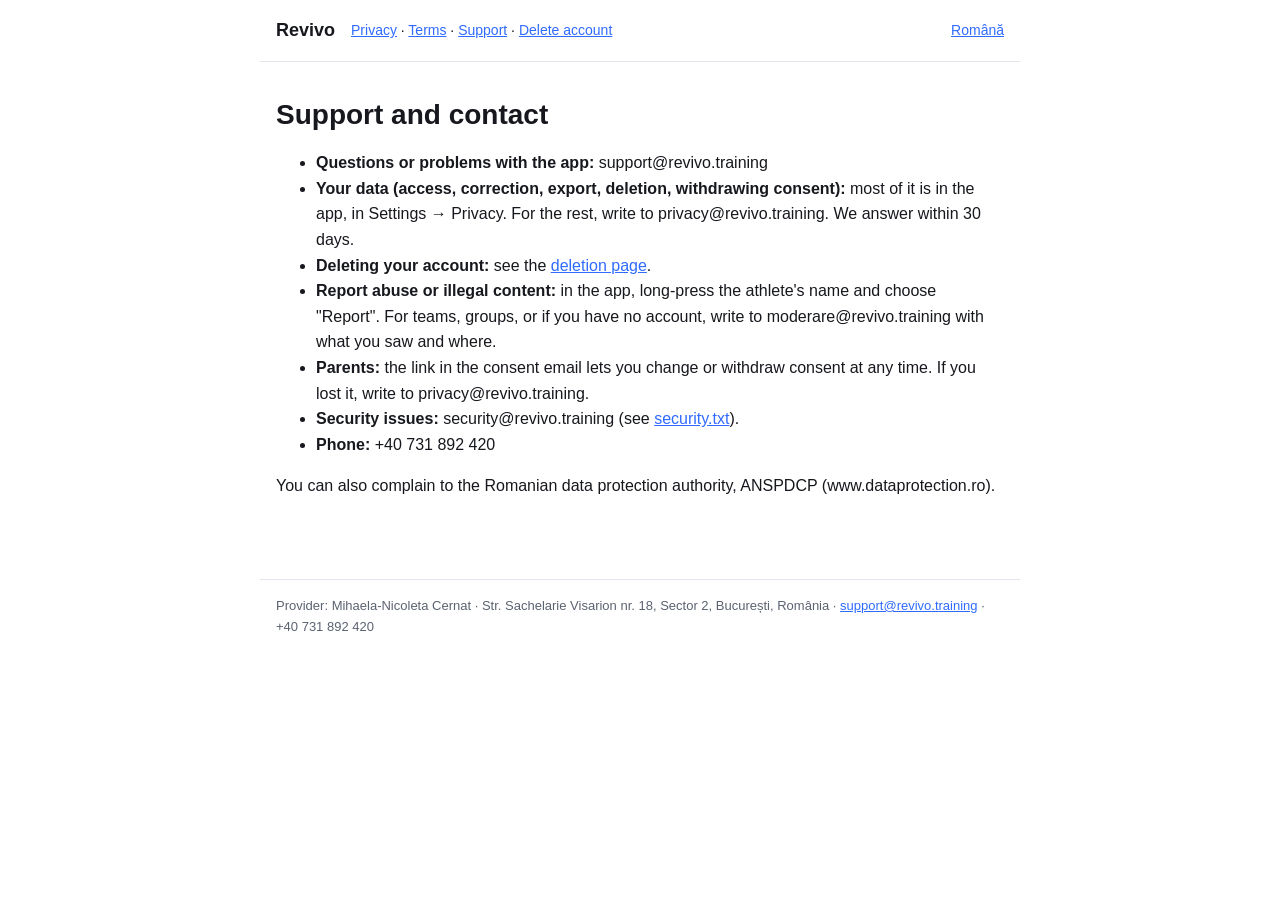
<file: en/support.html>
<!doctype html>
<html lang="en">
<head>
<meta charset="utf-8">
<meta name="viewport" content="width=device-width, initial-scale=1">
<title>Support and contact</title>
<link rel="stylesheet" href="../style.css">
</head>
<body>
<header><a class="brand" href="./">Revivo</a><nav><a href="privacy">Privacy</a> · <a href="terms">Terms</a> · <a href="support">Support</a> · <a href="delete-account">Delete account</a></nav><a class="lang" href="../support">Română</a></header>
<main>
<h1>Support and contact</h1>
<ul><li>
<strong>Questions or problems with the app:</strong> support@revivo.training
</li><li>
<strong>Your data (access, correction, export, deletion, withdrawing consent):</strong> most of it is in the app, in Settings → Privacy. For the rest, write to privacy@revivo.training. We answer within 30 days.
</li><li>
<strong>Deleting your account:</strong> see the <a href="delete-account">deletion page</a>.
</li><li>
<strong>Report abuse or illegal content:</strong> in the app, long-press the athlete's name and choose "Report". For teams, groups, or if you have no account, write to moderare@revivo.training with what you saw and where.
</li><li>
<strong>Parents:</strong> the link in the consent email lets you change or withdraw consent at any time. If you lost it, write to privacy@revivo.training.
</li><li>
<strong>Security issues:</strong> security@revivo.training (see <a href="/.well-known/security.txt">security.txt</a>).
</li><li>
<strong>Phone:</strong> +40 731 892 420
</li></ul>
<p>You can also complain to the Romanian data protection authority, ANSPDCP (www.dataprotection.ro).</p>
</main>
<footer>Provider: Mihaela-Nicoleta Cernat · Str. Sachelarie Visarion nr. 18, Sector 2, București, România · <a href="mailto:support@revivo.training">support@revivo.training</a> · +40 731 892 420</footer>
</body>
</html>
</file>
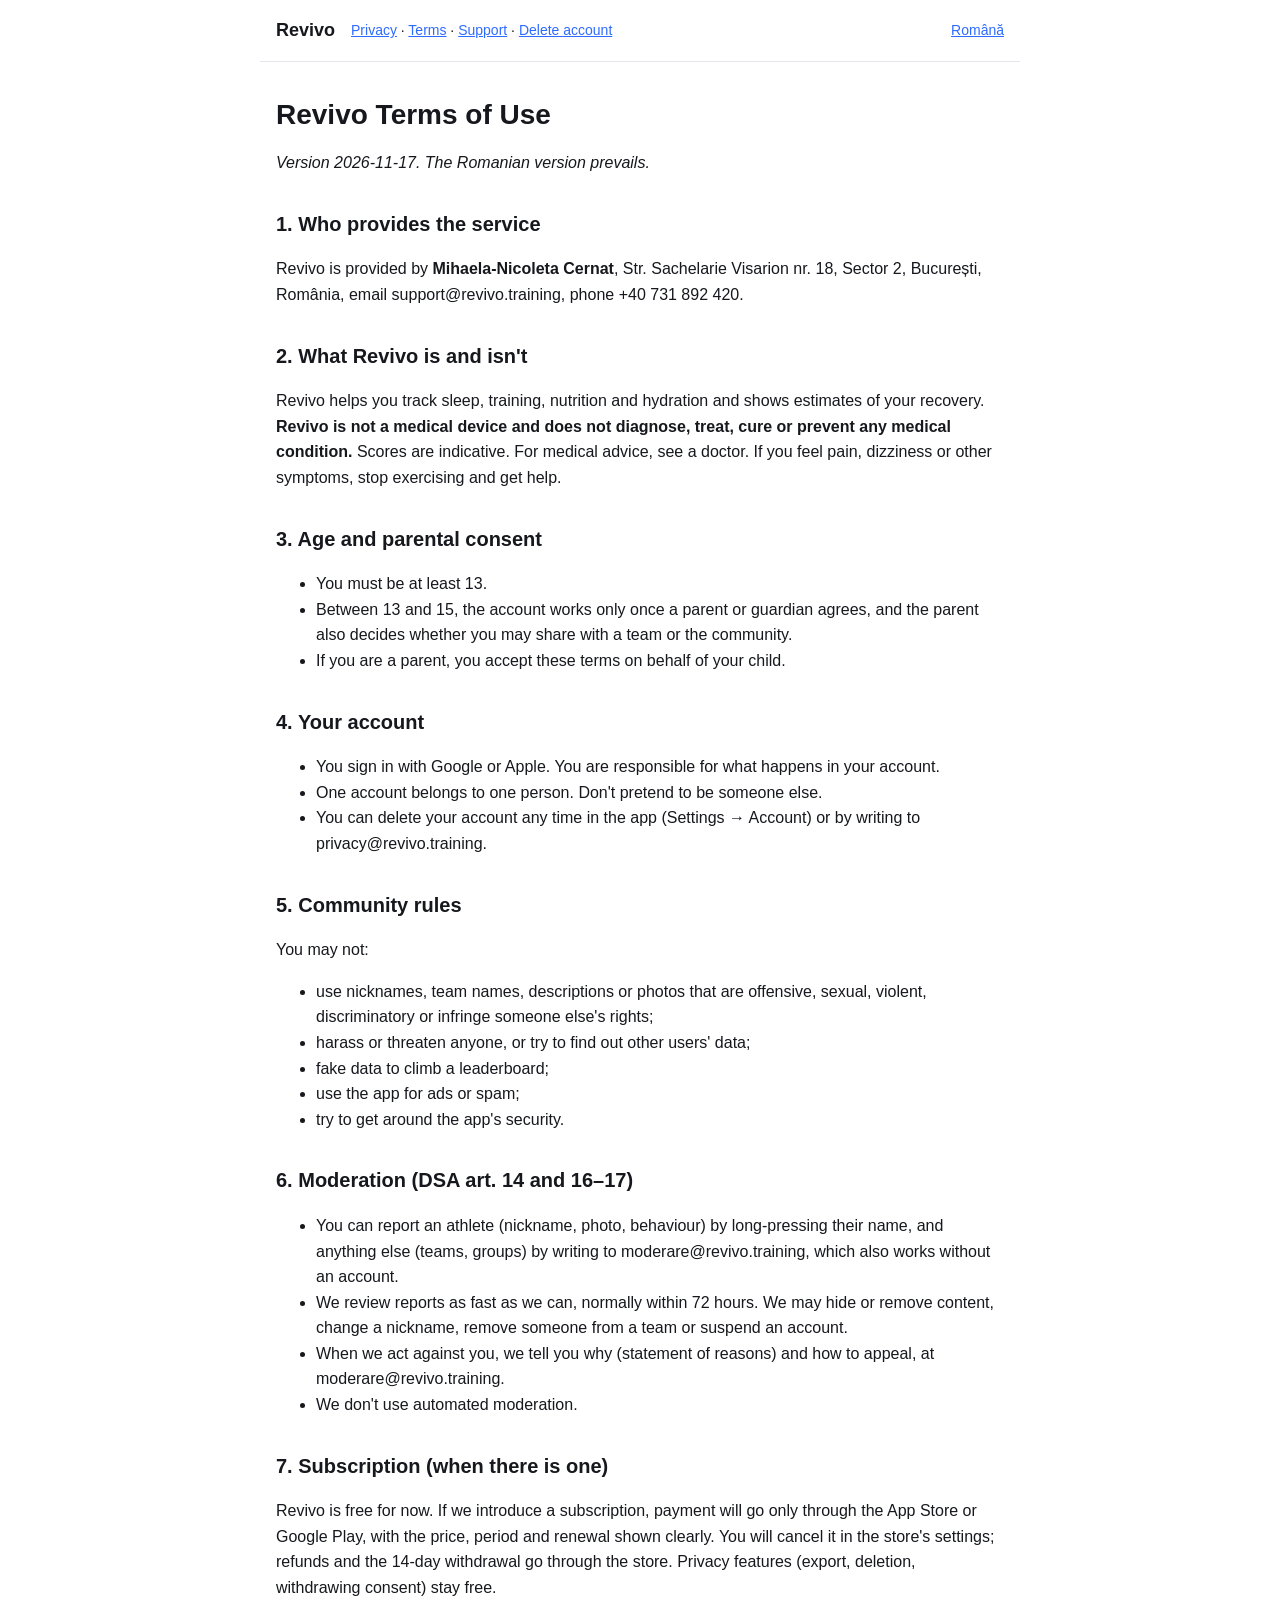
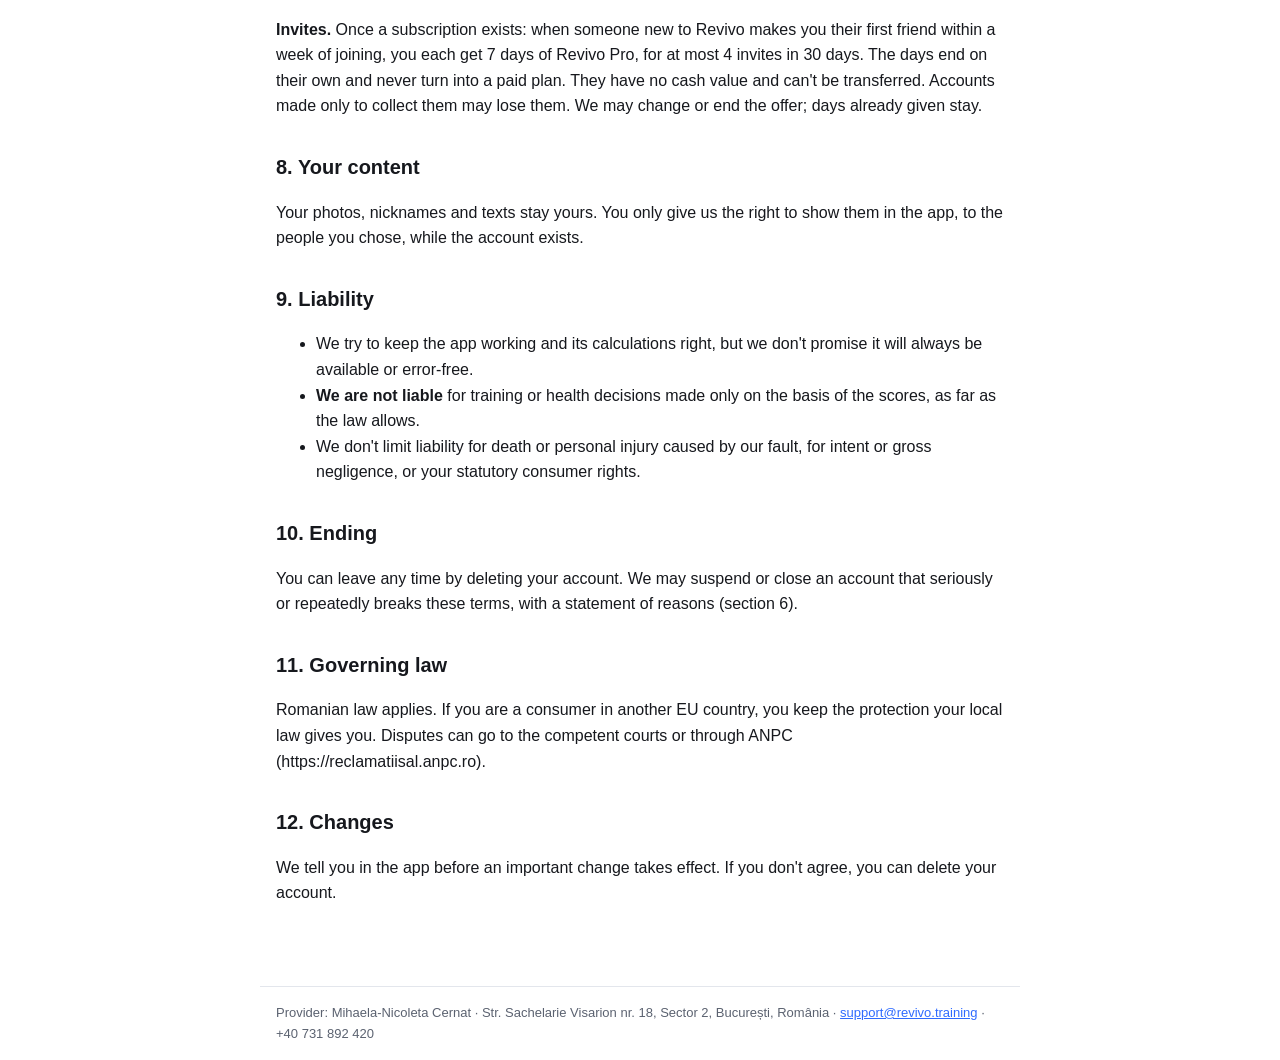
<file: en/terms.html>
<!doctype html>
<html lang="en">
<head>
<meta charset="utf-8">
<meta name="viewport" content="width=device-width, initial-scale=1">
<title>Revivo Terms of Use</title>
<link rel="stylesheet" href="../style.css">
</head>
<body>
<header><a class="brand" href="./">Revivo</a><nav><a href="privacy">Privacy</a> · <a href="terms">Terms</a> · <a href="support">Support</a> · <a href="delete-account">Delete account</a></nav><a class="lang" href="../terms">Română</a></header>
<main>
<h1>Revivo Terms of Use</h1>
<p><em>Version 2026-11-17. The Romanian version prevails.</em></p>
<h2>1. Who provides the service</h2>
<p>Revivo is provided by <strong>Mihaela-Nicoleta Cernat</strong>, Str. Sachelarie Visarion nr. 18, Sector 2, București, România, email support@revivo.training, phone +40 731 892 420.</p>
<h2>2. What Revivo is and isn't</h2>
<p>Revivo helps you track sleep, training, nutrition and hydration and shows estimates of your recovery. <strong>Revivo is not a medical device and does not diagnose, treat, cure or prevent any medical condition.</strong> Scores are indicative. For medical advice, see a doctor. If you feel pain, dizziness or other symptoms, stop exercising and get help.</p>
<h2>3. Age and parental consent</h2>
<ul><li>
You must be at least 13.
</li><li>
Between 13 and 15, the account works only once a parent or guardian agrees, and the parent also decides whether you may share with a team or the community.
</li><li>
If you are a parent, you accept these terms on behalf of your child.
</li></ul>
<h2>4. Your account</h2>
<ul><li>
You sign in with Google or Apple. You are responsible for what happens in your account.
</li><li>
One account belongs to one person. Don't pretend to be someone else.
</li><li>
You can delete your account any time in the app (Settings → Account) or by writing to privacy@revivo.training.
</li></ul>
<h2>5. Community rules</h2>
<p>You may not:</p>
<ul><li>
use nicknames, team names, descriptions or photos that are offensive, sexual, violent, discriminatory or infringe someone else's rights;
</li><li>
harass or threaten anyone, or try to find out other users' data;
</li><li>
fake data to climb a leaderboard;
</li><li>
use the app for ads or spam;
</li><li>
try to get around the app's security.
</li></ul>
<h2>6. Moderation (DSA art. 14 and 16–17)</h2>
<ul><li>
You can report an athlete (nickname, photo, behaviour) by long-pressing their name, and anything else (teams, groups) by writing to moderare@revivo.training, which also works without an account.
</li><li>
We review reports as fast as we can, normally within 72 hours. We may hide or remove content, change a nickname, remove someone from a team or suspend an account.
</li><li>
When we act against you, we tell you why (statement of reasons) and how to appeal, at moderare@revivo.training.
</li><li>
We don't use automated moderation.
</li></ul>
<h2>7. Subscription (when there is one)</h2>
<p>Revivo is free for now. If we introduce a subscription, payment will go only through the App Store or Google Play, with the price, period and renewal shown clearly. You will cancel it in the store's settings; refunds and the 14-day withdrawal go through the store. Privacy features (export, deletion, withdrawing consent) stay free.</p>
<p><strong>Invites.</strong> Once a subscription exists: when someone new to Revivo makes you their first friend within a week of joining, you each get 7 days of Revivo Pro, for at most 4 invites in 30 days. The days end on their own and never turn into a paid plan. They have no cash value and can't be transferred. Accounts made only to collect them may lose them. We may change or end the offer; days already given stay.</p>
<h2>8. Your content</h2>
<p>Your photos, nicknames and texts stay yours. You only give us the right to show them in the app, to the people you chose, while the account exists.</p>
<h2>9. Liability</h2>
<ul><li>
We try to keep the app working and its calculations right, but we don't promise it will always be available or error-free.
</li><li>
<strong>We are not liable</strong> for training or health decisions made only on the basis of the scores, as far as the law allows.
</li><li>
We don't limit liability for death or personal injury caused by our fault, for intent or gross negligence, or your statutory consumer rights.
</li></ul>
<h2>10. Ending</h2>
<p>You can leave any time by deleting your account. We may suspend or close an account that seriously or repeatedly breaks these terms, with a statement of reasons (section 6).</p>
<h2>11. Governing law</h2>
<p>Romanian law applies. If you are a consumer in another EU country, you keep the protection your local law gives you. Disputes can go to the competent courts or through ANPC (https://reclamatiisal.anpc.ro).</p>
<h2>12. Changes</h2>
<p>We tell you in the app before an important change takes effect. If you don't agree, you can delete your account.</p>
</main>
<footer>Provider: Mihaela-Nicoleta Cernat · Str. Sachelarie Visarion nr. 18, Sector 2, București, România · <a href="mailto:support@revivo.training">support@revivo.training</a> · +40 731 892 420</footer>
</body>
</html>
</file>
<file: style.css>
/* No web fonts, no external resources: system fonts only (SPEC_LEGAL 18). */
:root {
  --bg: #ffffff; --text: #16181d; --muted: #5b6270; --line: #e3e6ec; --accent: #2f6bff;
  color-scheme: light dark;
}
@media (prefers-color-scheme: dark) {
  :root { --bg: #0e1014; --text: #eceef2; --muted: #9aa1ad; --line: #262a33; --accent: #6f98ff; }
}
* { box-sizing: border-box; }
body {
  margin: 0; background: var(--bg); color: var(--text);
  font: 16px/1.6 -apple-system, BlinkMacSystemFont, "Segoe UI", Roboto, Helvetica, Arial, sans-serif;
}
header, main, footer { max-width: 760px; margin: 0 auto; padding: 16px; }
header { display: flex; flex-wrap: wrap; gap: 8px 16px; align-items: center; border-bottom: 1px solid var(--line); }
header nav { flex: 1; font-size: 14px; }
.brand { font-weight: 800; font-size: 18px; text-decoration: none; color: var(--text); }
.lang { font-size: 14px; }
a { color: var(--accent); }
h1 { font-size: 28px; line-height: 1.25; }
h2 { font-size: 20px; margin-top: 32px; }
blockquote { margin: 16px 0; padding: 8px 16px; border-left: 3px solid var(--line); color: var(--muted); }
.table { overflow-x: auto; }
table { border-collapse: collapse; width: 100%; font-size: 14px; }
th, td { border: 1px solid var(--line); padding: 6px 8px; text-align: left; vertical-align: top; }
code { font-size: 90%; }
footer { border-top: 1px solid var(--line); color: var(--muted); font-size: 13px; margin-top: 48px; }
</file>
